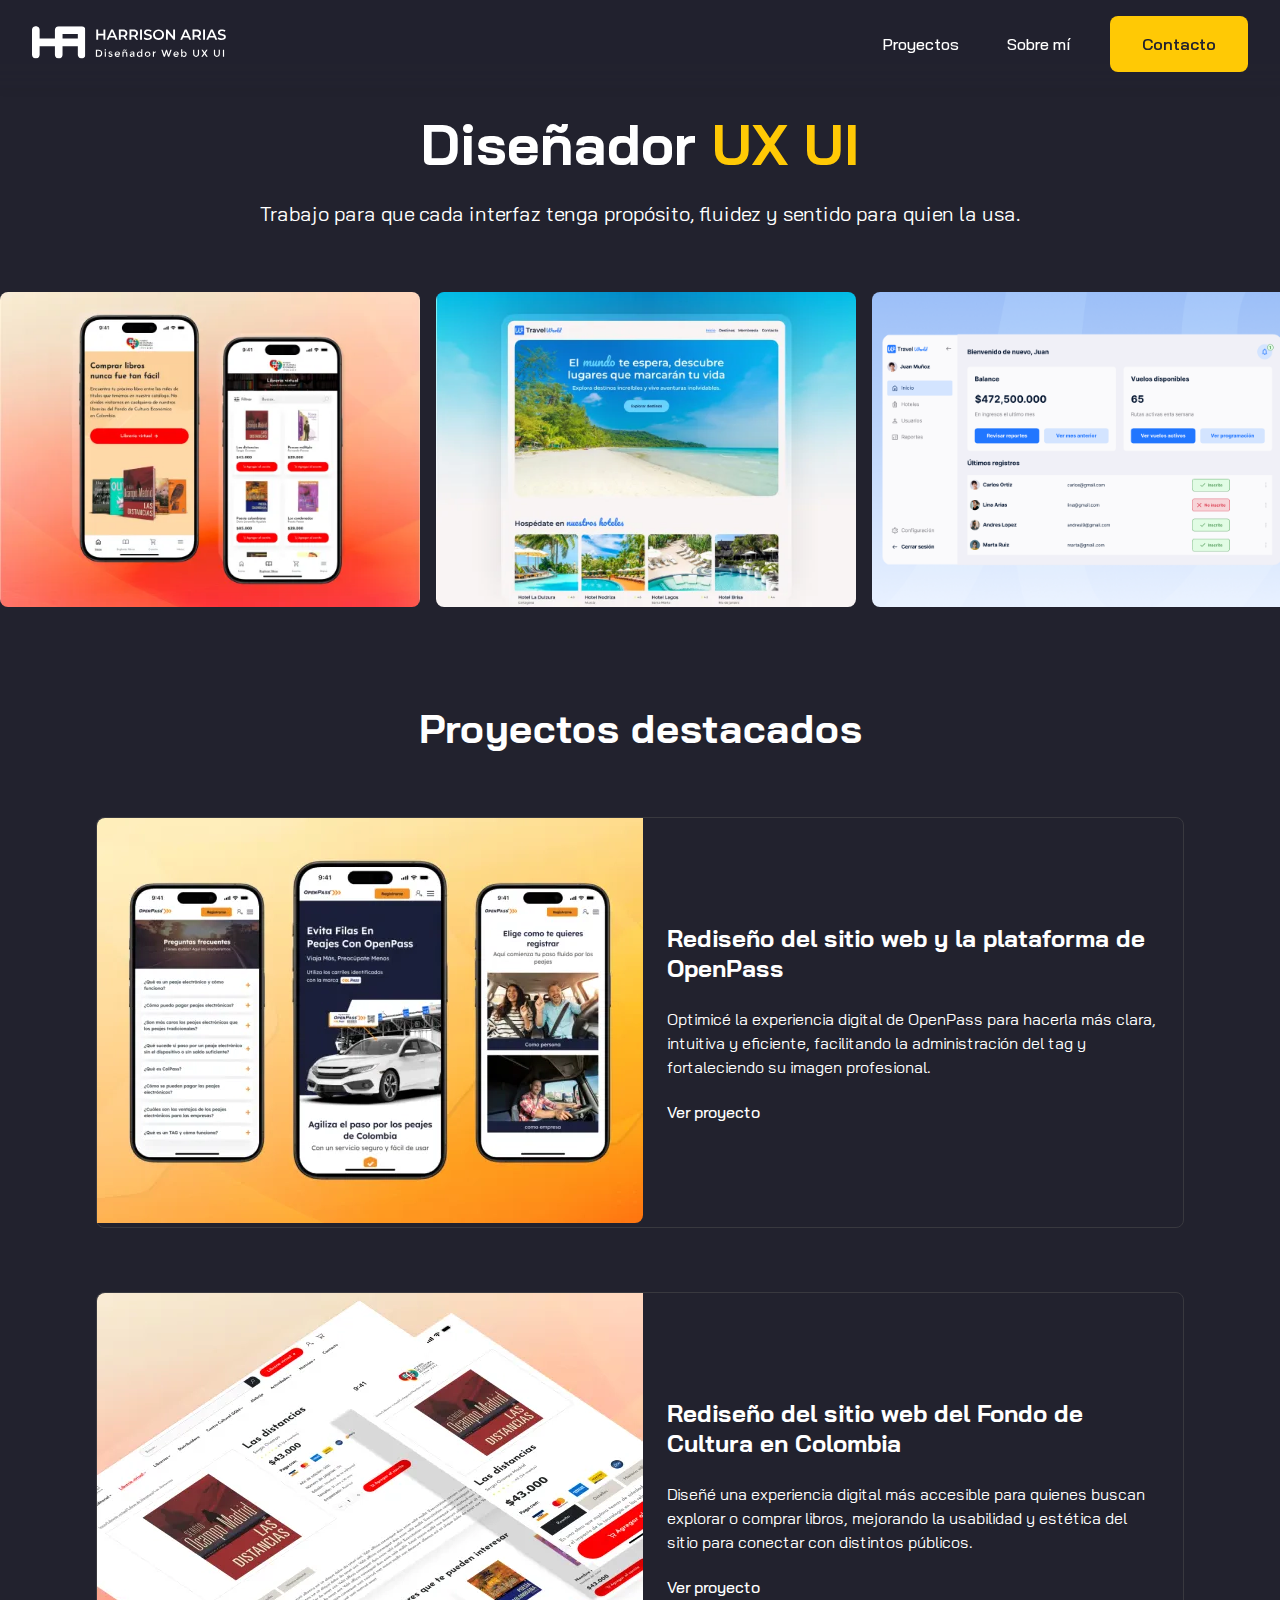
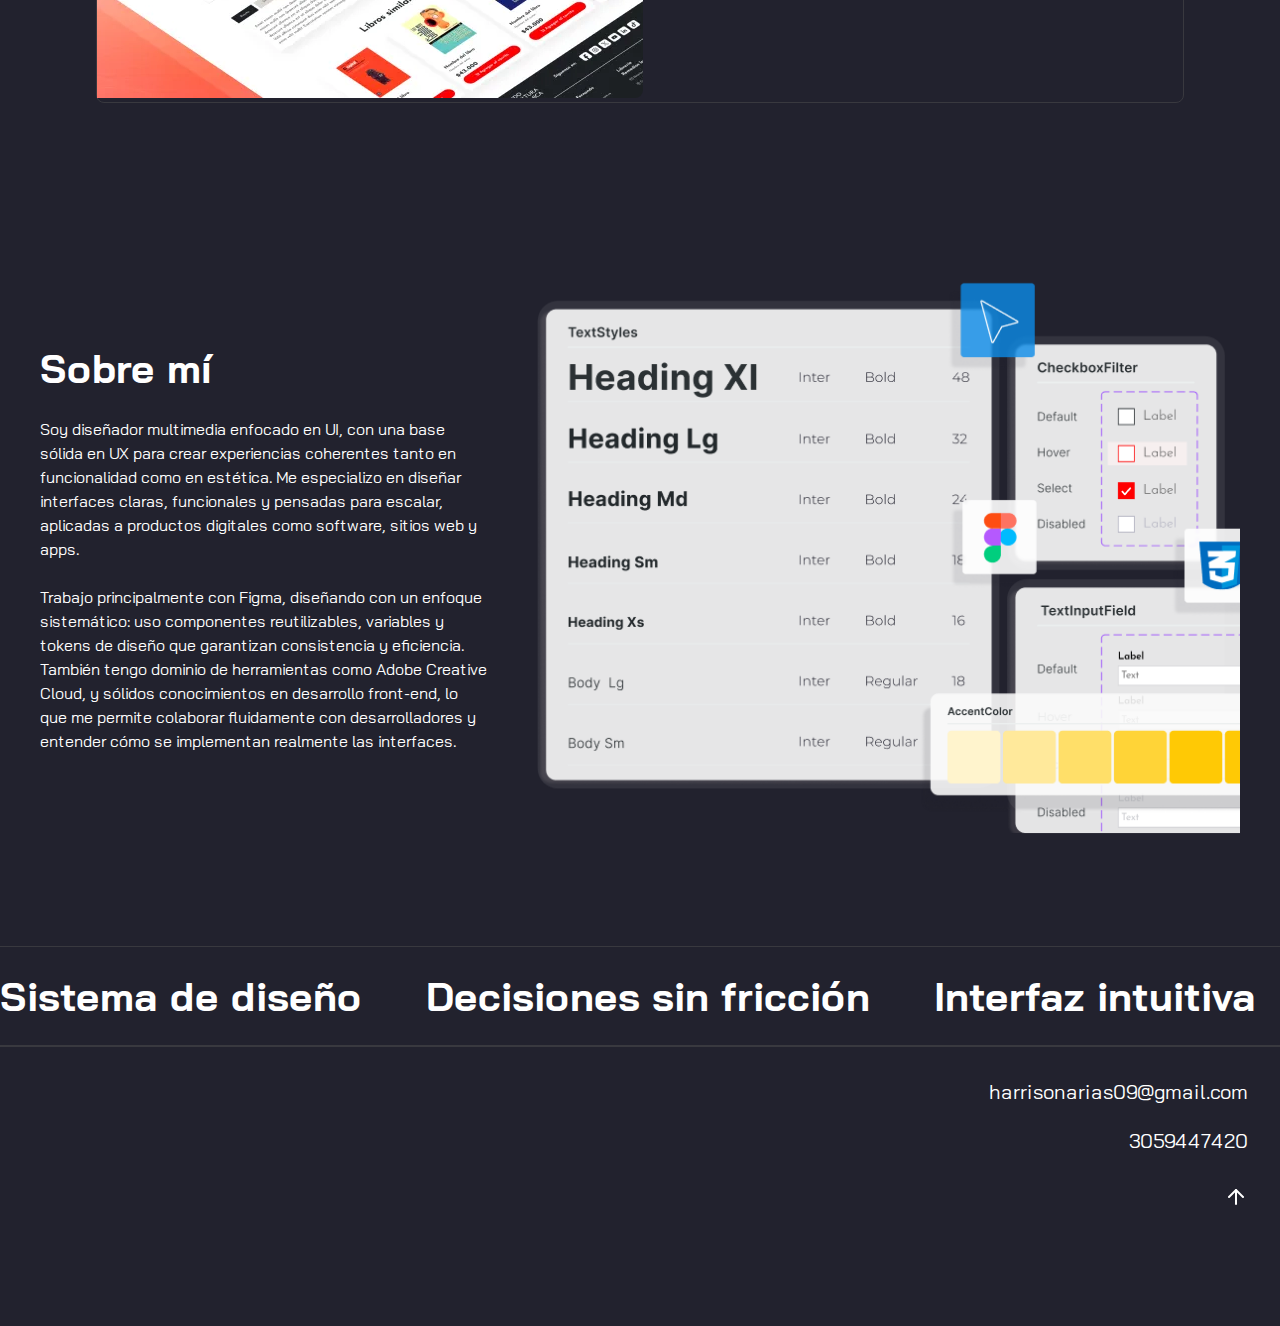
<file: index.html>
<!DOCTYPE html>
<html lang="es">

  <head>
    <meta charset="utf-8" />
    <meta name="keywords" content="diseñador ux ui, diseñador de interfaz" />
    <meta name="robots" content="index,follow" />
    <meta name="description" content="Diseñador UX UI Bogotá Colombia."/>
    <meta name="viewport" content="width=device-width, initial-scale=1.0">
    <title>Harrison Arias Diseñador UI</title>
    <link rel="stylesheet" type="text/css" href="estilos.css" />
    <link rel="icon" href="Assets/FAVICON.svg" type="image/svg+xml">
    <link rel="icon" href="Assets/FAVICON.png" type="image/png">

    <link href="https://fonts.googleapis.com/css2?family=Bai+Jamjuree:wght@400;500;600;700&display=swap" rel="stylesheet">
    <!-- Hotjar Tracking Code for Harrison Arias Diseñador UI -->
<script>
    (function(h,o,t,j,a,r){
        h.hj=h.hj||function(){(h.hj.q=h.hj.q||[]).push(arguments)};
        h._hjSettings={hjid:6524193,hjsv:6};
        a=o.getElementsByTagName('head')[0];
        r=o.createElement('script');r.async=1;
        r.src=t+h._hjSettings.hjid+j+h._hjSettings.hjsv;
        a.appendChild(r);
    })(window,document,'https://static.hotjar.com/c/hotjar-','.js?sv=');
</script>
  </head>

 <body>
<header class="main-header">
  <div class="container">
    <!-- Logo -->
    <div class="logo">
      <a href="index.html">
        <img src="./Assets/harrison-arias-diseñador-ui-logo.svg" alt="Logo Harrison Arias"/>
      </a>
    </div>

    <!-- Navegación -->
    <nav class="nav">
      <ul>
        <li><a href="proyectos.html">Proyectos</a></li>
        <li><a href="sobre-mi.html">Sobre mí</a></li>
      </ul>
      <a href="#footer" class="primary-button">Contacto</a>
    </nav>

    <!-- Botón hamburguesa -->
    <div class="hamburger" aria-label="Abrir menú" role="button" tabindex="0">
      <span></span>
      <span></span>
      <span></span>
    </div>
  </div>
</header>


<main>
    <section class="hero">
        <h1 class="h-2xl">Diseñador <span class="accent-text">UX UI</span></h1>
        <p class="body-l">Trabajo para que cada interfaz tenga propósito, fluidez y sentido para quien la usa.</p>
    </section>

<section class="carousel">
  <div class="carousel-inner">
    <!-- Primera vuelta -->
    <img src="Assets/ui-project-01.webp" alt="Proyecto 1" />
    <img src="Assets/ui-project-02.webp" alt="Proyecto 2" />
    <img src="Assets/ui-project-03.webp" alt="Proyecto 3" />
    <img src="Assets/ui-project-04.webp" alt="Proyecto 4" />
    <img src="Assets/ui-project-05.webp" alt="Proyecto 5" />
    <img src="Assets/ui-project-06.webp" alt="Proyecto 6" />

    <!-- Segunda vuelta (clon) -->
    <img src="Assets/ui-project-01.webp" alt="Proyecto 1" />
    <img src="Assets/ui-project-02.webp" alt="Proyecto 2" />
    <img src="Assets/ui-project-03.webp" alt="Proyecto 3" />
    <img src="Assets/ui-project-04.webp" alt="Proyecto 4" />
    <img src="Assets/ui-project-05.webp" alt="Proyecto 5" />
    <img src="Assets/ui-project-06.webp" alt="Proyecto 6" />

     <!-- tercera vuelta (clon) -->
    <img src="Assets/ui-project-01.webp" alt="Proyecto 1" />
    <img src="Assets/ui-project-02.webp" alt="Proyecto 2" />
    <img src="Assets/ui-project-03.webp" alt="Proyecto 3" />
    <img src="Assets/ui-project-04.webp" alt="Proyecto 4" />
    <img src="Assets/ui-project-05.webp" alt="Proyecto 5" />
    <img src="Assets/ui-project-06.webp" alt="Proyecto 6" />
  </div>
</section>

<section id="projects"class="projects">
<h2 class="xl">Proyectos destacados</h2>
<div class="projects-home">
    <div class="card-project-home">
        <img src="Assets/card-project-01.webp" alt="diseño de interfaz de usuario">
    </div>
    <div class="card-project-home-content">
        <h2>Rediseño del sitio web y la plataforma de OpenPass</h2>
        <p>Optimicé la experiencia digital de OpenPass para hacerla más clara, intuitiva y eficiente, facilitando la administración del tag y fortaleciendo su imagen profesional.</p>
        <a href="proyecto1.html" class="secondary-button">Ver proyecto</a>
    </div>
</div>

<div class="projects-home">
    <div class="card-project-home">
        <img src="Assets/card-project-02.webp" alt="diseño de interfaz de usuario">
    </div>
    <div class="card-project-home-content">
        <h2>Rediseño del sitio web del Fondo de Cultura en Colombia</h2>
        <p>Diseñé una experiencia digital más accesible para quienes buscan explorar o comprar libros, mejorando la usabilidad y estética del sitio para conectar con distintos públicos.</p>
        <a href="proyecto2.html" class="secondary-button">Ver proyecto</a>
    </div>
</div>
</section>

<section id="sobre-mi" class="sobre-mi">
  <div class="sobre-mi-container">
    <div class="sobre-mi-content">
      <h2>Sobre mí</h2>
      <p>
        Soy diseñador multimedia enfocado en UI, con una base sólida en UX para
        crear experiencias coherentes tanto en funcionalidad como en estética. 
        Me especializo en diseñar interfaces claras, funcionales y pensadas 
        para escalar, aplicadas a productos digitales como software, sitios web 
        y apps.<br><br>
        Trabajo principalmente con Figma, diseñando con un enfoque sistemático: 
        uso componentes reutilizables, variables y tokens de diseño que 
        garantizan consistencia y eficiencia. También tengo dominio de 
        herramientas como Adobe Creative Cloud, y sólidos conocimientos en 
        desarrollo front-end, lo que me permite colaborar fluidamente con 
        desarrolladores y entender cómo se implementan realmente las interfaces.
      </p>
    </div>
    <img src="Assets/ui-elements.png" alt="elementos de interfaz de usuario">
  </div>
</section>


<section class="carrousel-text">
  <div class="carrousel-track">
    <h2>Sistema de diseño</h2>
    <h2>Decisiones sin fricción</h2>
    <h2>Interfaz intuitiva</h2>
    <h2>Iteración continua</h2>

    <!-- Duplicamos para que el carrusel sea infinito -->
    <h2>Sistema de diseño</h2>
    <h2>Decisiones sin fricción</h2>
    <h2>Interfaz intuitiva</h2>
    <h2>Iteración continua</h2>
  </div>
</section>

</main>

<footer id="contacto" class="footer">
  <div class="footer-content">
    <a href="mailto:harrisonarias09@gmail.com" class="footer-link">harrisonarias09@gmail.com</a>
    <a href="https://wa.me/573059447420" target="_blank" class="footer-link">3059447420</a>
  </div>

<div class="footer-arrow">
  <a href="#top" aria-label="Volver arriba">
    <svg xmlns="http://www.w3.org/2000/svg" width="24" height="24" 
         viewBox="0 0 24 24" fill="none" stroke="currentColor" 
         stroke-width="2" stroke-linecap="round" stroke-linejoin="round">
      <line x1="12" y1="19" x2="12" y2="5"></line>
      <polyline points="5 12 12 5 19 12"></polyline>
    </svg>
  </a>
</div>
</footer>

<script src="main.js"></script>
</body>
</html>
</file>
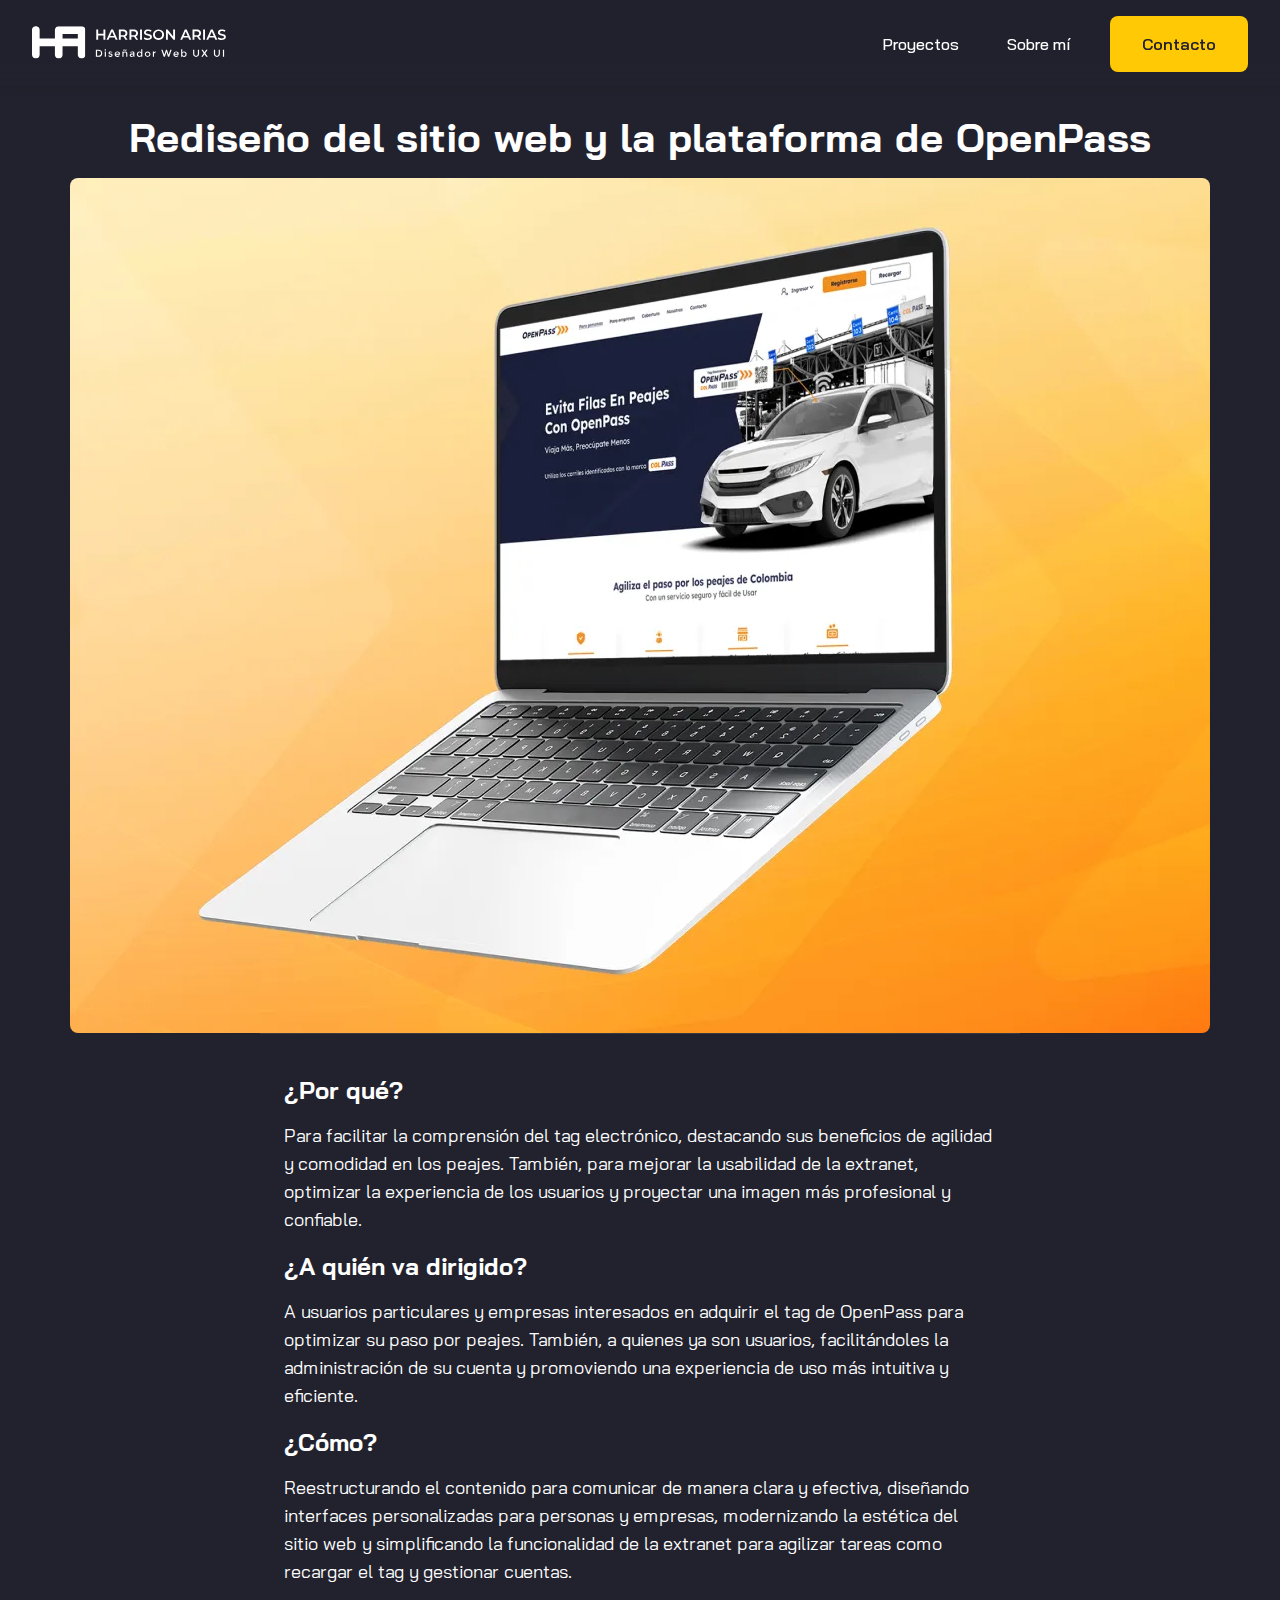
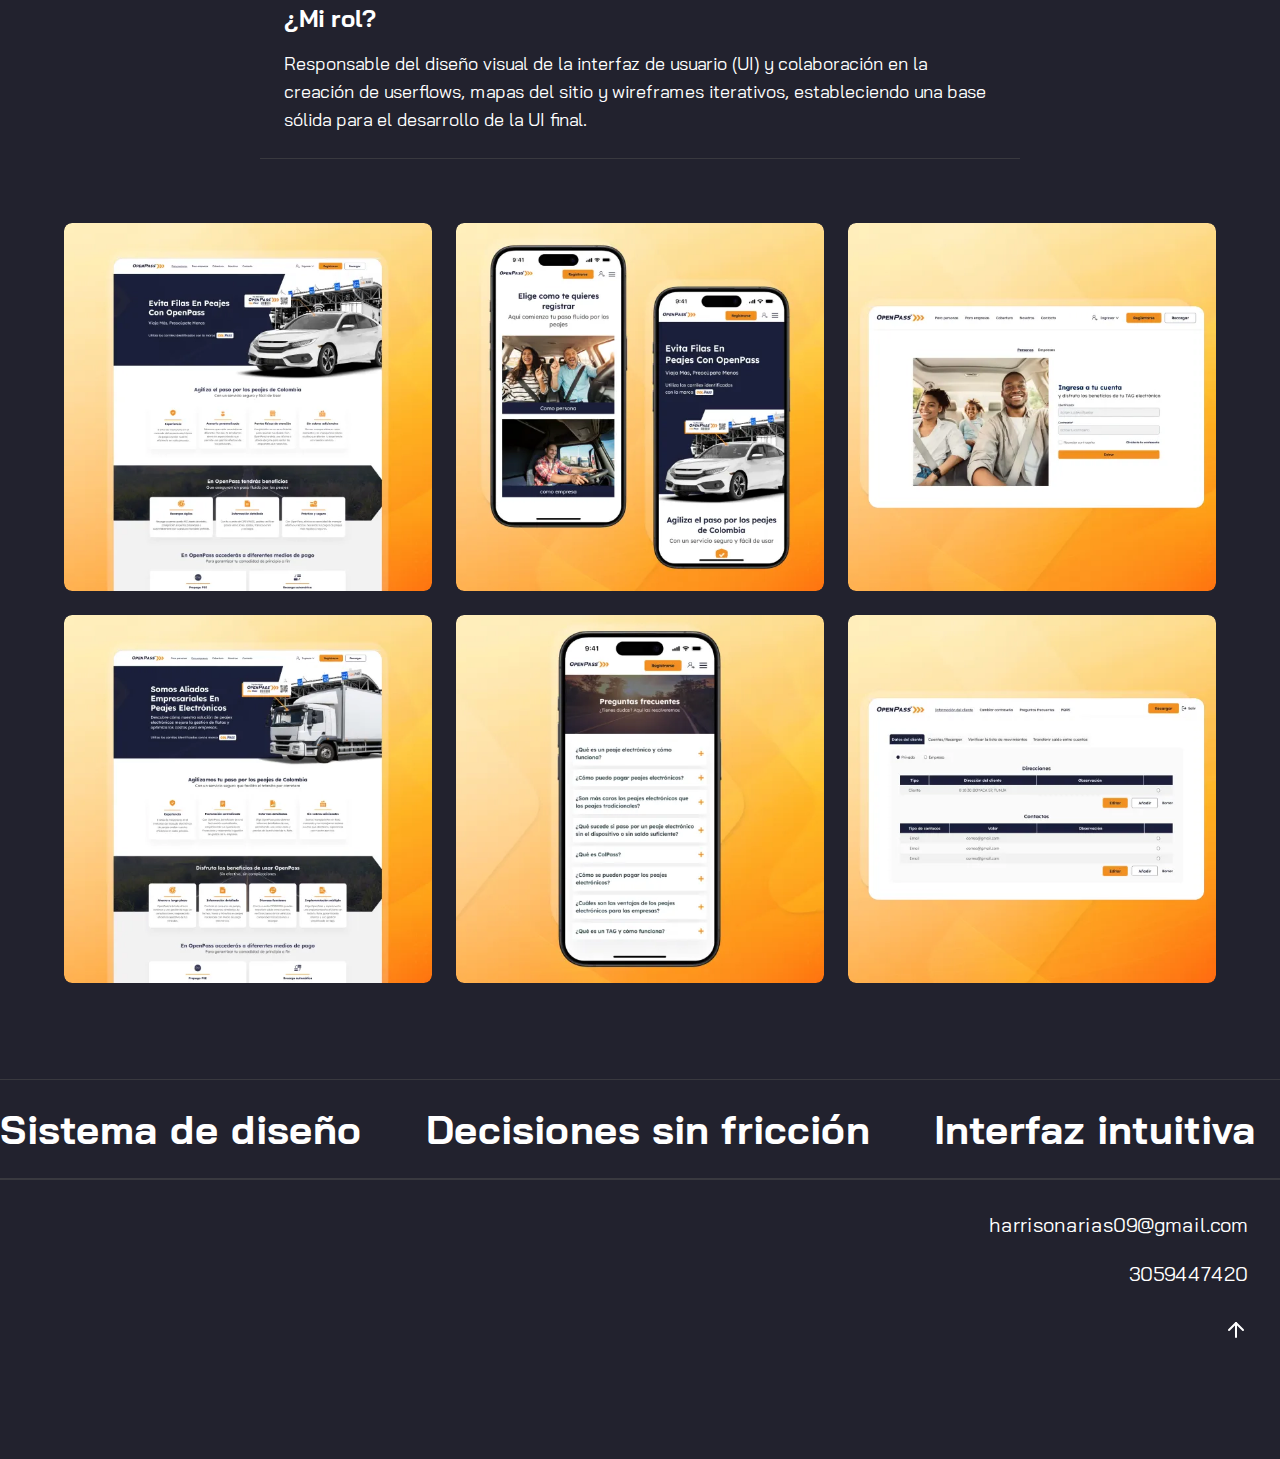
<file: proyecto1.html>
<!DOCTYPE html>
<html lang="es">
  <head>
    <meta charset="utf-8" />
    <meta name="keywords" content="diseñador ux ui, diseñador de interfaz" />
    <meta name="robots" content="index,follow" />
    <meta name="description"content="Diseñador UX UI Bogotá Colombia."/>
    <meta name="viewport" content="width=device-width, initial-scale=1.0">
    <title>Harrison Arias Diseñador UI</title>
    <link rel="stylesheet" type="text/css" href="estilos.css" />
    <link rel="icon" href="Assets/FAVICON.svg" type="image/svg+xml">
    <link rel="icon" href="Assets/FAVICON.png" type="image/png">
    <link href="https://fonts.googleapis.com/css2?family=Bai+Jamjuree:wght@400;500;600;700&display=swap" rel="stylesheet">
    <!-- Hotjar Tracking Code for Harrison Arias Diseñador UI -->
<script>
    (function(h,o,t,j,a,r){
        h.hj=h.hj||function(){(h.hj.q=h.hj.q||[]).push(arguments)};
        h._hjSettings={hjid:6524193,hjsv:6};
        a=o.getElementsByTagName('head')[0];
        r=o.createElement('script');r.async=1;
        r.src=t+h._hjSettings.hjid+j+h._hjSettings.hjsv;
        a.appendChild(r);
    })(window,document,'https://static.hotjar.com/c/hotjar-','.js?sv=');
</script>
  </head>

 <body>
<header class="main-header">
  <div class="container">
    <!-- Logo -->
    <div class="logo">
      <a href="index.html">
        <img src="./Assets/harrison-arias-diseñador-ui-logo.svg" alt="Logo Harrison Arias"/>
      </a>
    </div>

    <!-- Navegación -->
    <nav class="nav">
      <ul>
        <li><a href="proyectos.html">Proyectos</a></li>
        <li><a href="sobre-mi.html">Sobre mí</a></li>
      </ul>
      <a href="#footer" class="primary-button">Contacto</a>
    </nav>

    <!-- Botón hamburguesa -->
    <div class="hamburger" aria-label="Abrir menú" role="button" tabindex="0">
      <span></span>
      <span></span>
      <span></span>
    </div>
  </div>
</header>



<main>

  <section class="hero-project">
    <h1>Rediseño del sitio web y la plataforma de OpenPass</h1>
    <img src="Assets/openpass-cover.webp">
  </section>


  <section class="process-project">
<h2>¿Por qué?</h2>
<p>Para facilitar la comprensión del tag electrónico, destacando sus beneficios de agilidad y comodidad en los peajes. También, para mejorar la usabilidad de la extranet, optimizar la experiencia de los usuarios y proyectar una imagen más profesional y confiable.</p>
<h2>¿A quién va dirigido?</h2>
<p>A usuarios particulares y empresas interesados en adquirir el tag de OpenPass para optimizar su paso por peajes. También, a quienes ya son usuarios, facilitándoles la administración de su cuenta y promoviendo una experiencia de uso más intuitiva y eficiente.</p>
<h2>¿Cómo?</h2>
<p>Reestructurando el contenido para comunicar de manera clara y efectiva, diseñando interfaces personalizadas para personas y empresas, modernizando la estética del sitio web y simplificando la funcionalidad de la extranet para agilizar tareas como recargar el tag y gestionar cuentas.</p>
<h2>¿Mi rol?</h2>
<p>Responsable del diseño visual de la interfaz de usuario (UI) y colaboración en la creación de userflows, mapas del sitio y wireframes iterativos, estableciendo una base sólida para el desarrollo de la UI final.</p>
</section>

<section class="galeria">
  <div class="galeria-item">
    <img src="Assets/openpass-01.webp" alt="diseño de interfaz de usuario">
  </div>
  <div class="galeria-item">
    <img src="Assets/openpass-02.webp" alt="diseño de interfaz de usuario">
  </div>
  <div class="galeria-item">
    <img src="Assets/openpass-03.webp" alt="diseño de interfaz de usuario">
  </div>
  <div class="galeria-item">
    <img src="Assets/openpass-04.webp" alt="diseño de interfaz de usuario">
  </div>
  <div class="galeria-item">
    <img src="Assets/openpass-05.webp" alt="diseño de interfaz de usuario">
  </div>
  <div class="galeria-item">
    <img src="Assets/openpass-06.webp" alt="diseño de interfaz de usuario">
  </div>
</section>


  <section class="carrousel-text">
  <div class="carrousel-track">
    <h2>Sistema de diseño</h2>
    <h2>Decisiones sin fricción</h2>
    <h2>Interfaz intuitiva</h2>
    <h2>Iteración continua</h2>

    <!-- Duplicamos para que el carrusel sea infinito -->
    <h2>Sistema de diseño</h2>
    <h2>Decisiones sin fricción</h2>
    <h2>Interfaz intuitiva</h2>
    <h2>Iteración continua</h2>
  </div>
</section>

</main>

<footer id="footer" class="footer">
  <div class="footer-content">
    <a href="mailto:harrisonarias09@gmail.com" class="footer-link">harrisonarias09@gmail.com</a>
    <a href="https://wa.me/573059447420" target="_blank" class="footer-link">3059447420</a>
  </div>

<div class="footer-arrow">
  <a href="#top" aria-label="Volver arriba">
    <svg xmlns="http://www.w3.org/2000/svg" width="24" height="24" 
         viewBox="0 0 24 24" fill="none" stroke="currentColor" 
         stroke-width="2" stroke-linecap="round" stroke-linejoin="round">
      <line x1="12" y1="19" x2="12" y2="5"></line>
      <polyline points="5 12 12 5 19 12"></polyline>
    </svg>
  </a>
</div>
</footer>

<script src="main.js"></script>

</body>
</file>
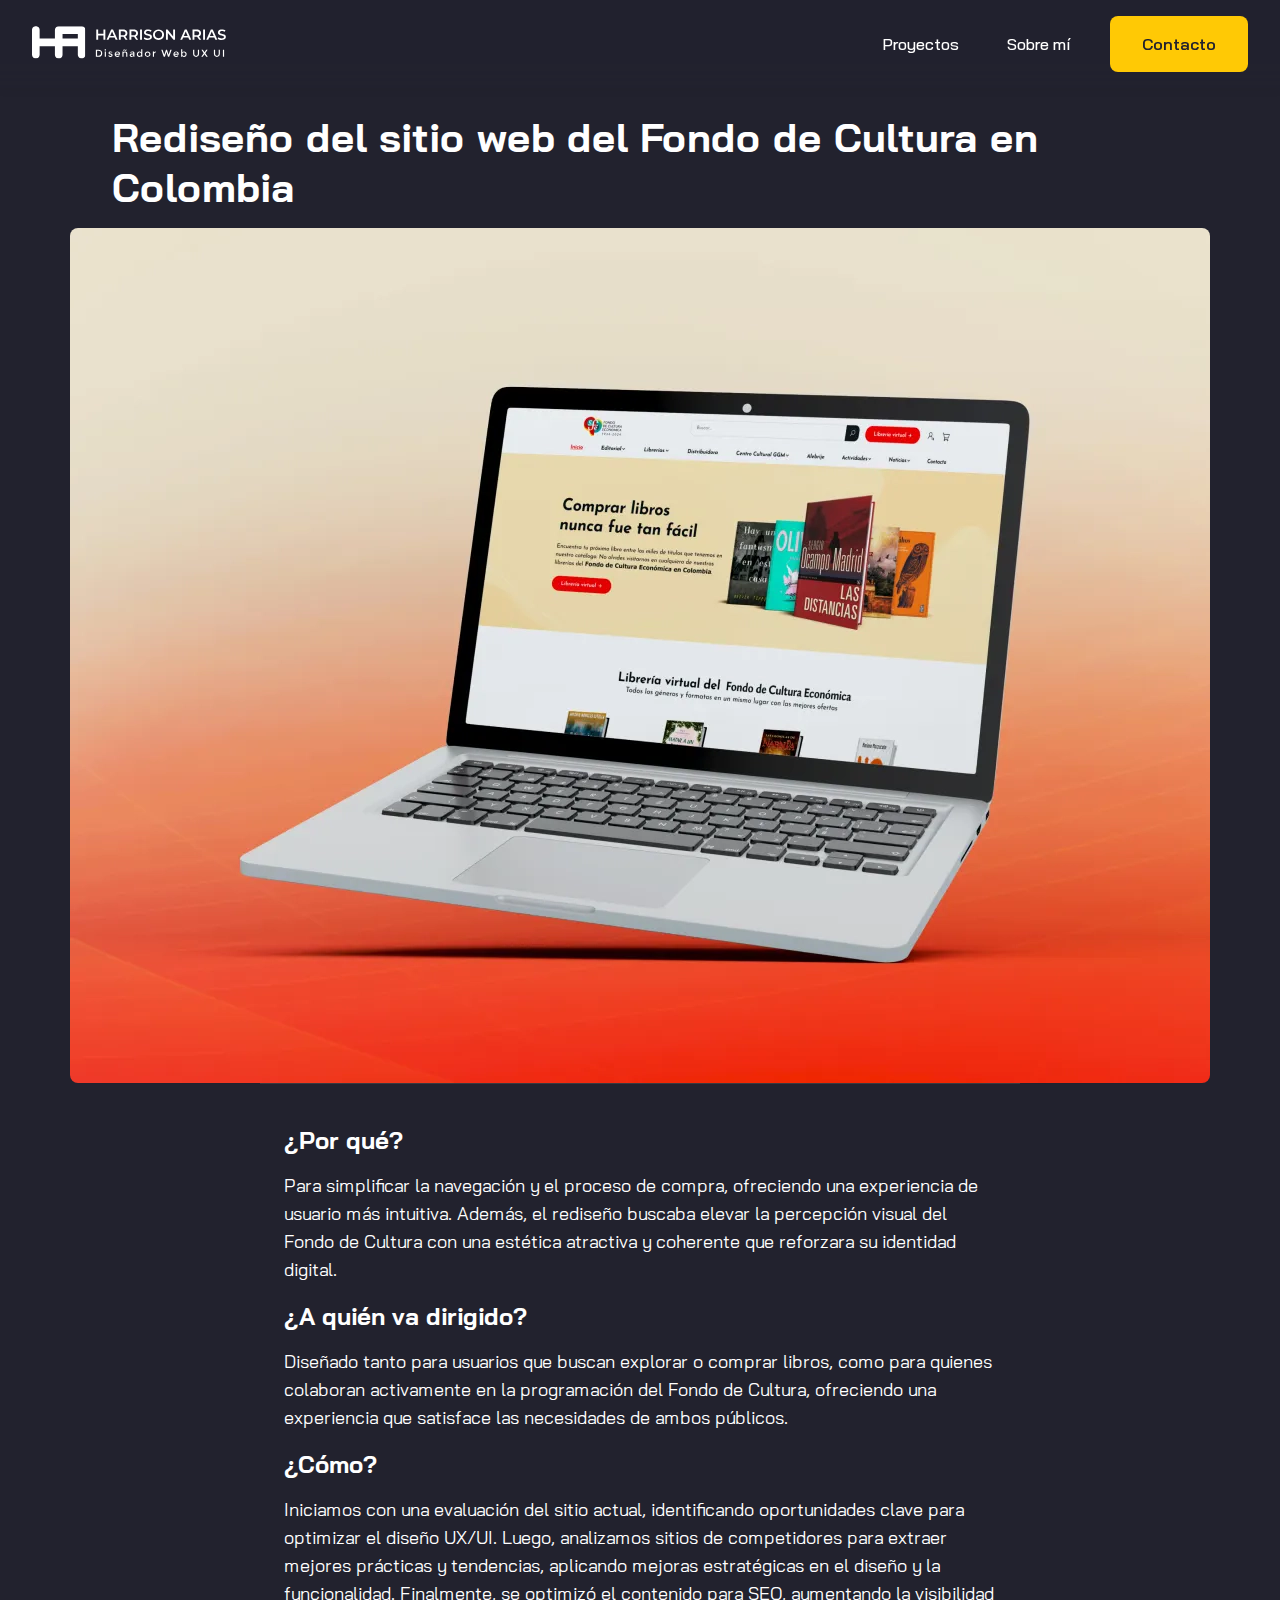
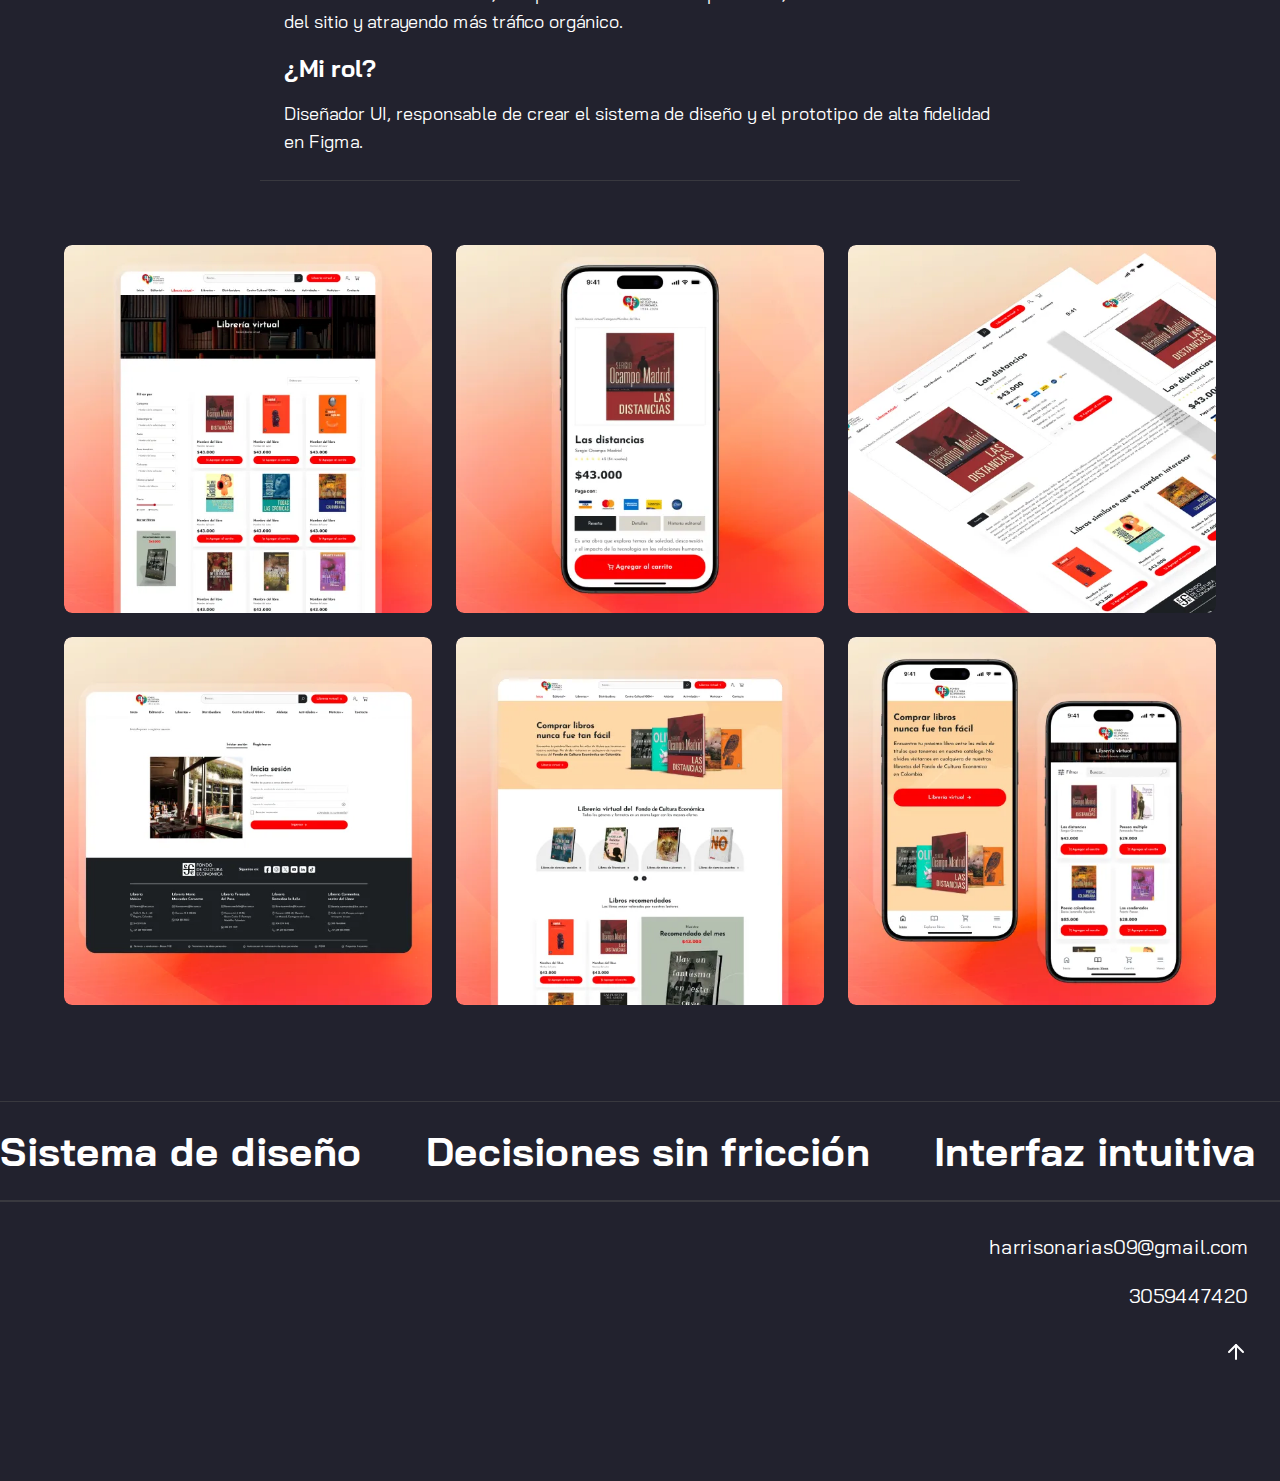
<file: proyecto2.html>
<!DOCTYPE html>
<html lang="es">
  <head>
    <meta charset="utf-8" />
    <meta name="keywords" content="diseñador ux ui, diseñador de interfaz" />
    <meta name="robots" content="index,follow" />
    <meta name="description" content="Diseñador UX UI Bogotá Colombia."/>
    <meta name="viewport" content="width=device-width, initial-scale=1.0">
    <title>Harrison Arias Diseñador UI</title>
    <link rel="stylesheet" type="text/css" href="estilos.css" />
    <link rel="icon" href="Assets/FAVICON.svg" type="image/svg+xml">
    <link rel="icon" href="Assets/FAVICON.png" type="image/png">
    <link href="https://fonts.googleapis.com/css2?family=Bai+Jamjuree:wght@400;500;600;700&display=swap" rel="stylesheet">
    <!-- Hotjar Tracking Code for Harrison Arias Diseñador UI -->
<script>
    (function(h,o,t,j,a,r){
        h.hj=h.hj||function(){(h.hj.q=h.hj.q||[]).push(arguments)};
        h._hjSettings={hjid:6524193,hjsv:6};
        a=o.getElementsByTagName('head')[0];
        r=o.createElement('script');r.async=1;
        r.src=t+h._hjSettings.hjid+j+h._hjSettings.hjsv;
        a.appendChild(r);
    })(window,document,'https://static.hotjar.com/c/hotjar-','.js?sv=');
</script>
  </head>

 <body>
<header class="main-header">
  <div class="container">
    <!-- Logo -->
    <div class="logo">
      <a href="index.html">
        <img src="./Assets/harrison-arias-diseñador-ui-logo.svg" alt="Logo Harrison Arias"/>
      </a>
    </div>

    <!-- Navegación -->
    <nav class="nav">
      <ul>
        <li><a href="proyectos.html">Proyectos</a></li>
        <li><a href="sobre-mi.html">Sobre mí</a></li>
      </ul>
      <a href="#footer" class="primary-button">Contacto</a>
    </nav>

    <!-- Botón hamburguesa -->
    <div class="hamburger" aria-label="Abrir menú" role="button" tabindex="0">
      <span></span>
      <span></span>
      <span></span>
    </div>
  </div>
</header>

<main>

  <section class="hero-project">
    <h1>Rediseño del sitio web del Fondo de Cultura en Colombia</h1>
    <img src="Assets/fce-cover.webp">
  </section>

   <section class="process-project">
<h2>¿Por qué?</h2>
<p>Para simplificar la navegación y el proceso de compra, ofreciendo una experiencia de usuario más intuitiva. Además, el rediseño buscaba elevar la percepción visual del Fondo de Cultura con una estética atractiva y coherente que reforzara su identidad digital.</p>
<h2>¿A quién va dirigido?</h2>
<p>Diseñado tanto para usuarios que buscan explorar o comprar libros, como para quienes colaboran activamente en la programación del Fondo de Cultura, ofreciendo una experiencia que satisface las necesidades de ambos públicos.</p>
<h2>¿Cómo?</h2>
<p>Iniciamos con una evaluación del sitio actual, identificando oportunidades clave para optimizar el diseño UX/UI. Luego, analizamos sitios de competidores para extraer mejores prácticas y tendencias, aplicando mejoras estratégicas en el diseño y la funcionalidad. Finalmente, se optimizó el contenido
para SEO, aumentando la visibilidad del sitio y atrayendo más tráfico orgánico.</p>
<h2>¿Mi rol?</h2>
<p>Diseñador UI, responsable de crear el  sistema de diseño y el prototipo de alta fidelidad en Figma.</p>
</section>

<section class="galeria">
  <div class="galeria-item">
    <img src="Assets/fce-01.webp" alt="diseño de interfaz de usuario">
  </div>
  <div class="galeria-item">
    <img src="Assets/fce-02.webp" alt="diseño de interfaz de usuario">
  </div>
  <div class="galeria-item">
    <img src="Assets/fce-03.webp" alt="diseño de interfaz de usuario">
  </div>
  <div class="galeria-item">
    <img src="Assets/fce-04.webp" alt="diseño de interfaz de usuario">
  </div>
  <div class="galeria-item">
    <img src="Assets/fce-05.webp" alt="diseño de interfaz de usuario">
  </div>
  <div class="galeria-item">
    <img src="Assets/fce-06.webp" alt="diseño de interfaz de usuario">
  </div>
</section>


  <section class="carrousel-text">
  <div class="carrousel-track">
    <h2>Sistema de diseño</h2>
    <h2>Decisiones sin fricción</h2>
    <h2>Interfaz intuitiva</h2>
    <h2>Iteración continua</h2>

    <!-- Duplicamos para que el carrusel sea infinito -->
    <h2>Sistema de diseño</h2>
    <h2>Decisiones sin fricción</h2>
    <h2>Interfaz intuitiva</h2>
    <h2>Iteración continua</h2>
  </div>
</section>
</main>

<footer id="footer" class="footer">
  <div class="footer-content">
    <a href="mailto:harrisonarias09@gmail.com" class="footer-link">harrisonarias09@gmail.com</a>
    <a href="https://wa.me/573059447420" target="_blank" class="footer-link">3059447420</a>
  </div>

<div class="footer-arrow">
  <a href="#top" aria-label="Volver arriba">
    <svg xmlns="http://www.w3.org/2000/svg" width="24" height="24" 
         viewBox="0 0 24 24" fill="none" stroke="currentColor" 
         stroke-width="2" stroke-linecap="round" stroke-linejoin="round">
      <line x1="12" y1="19" x2="12" y2="5"></line>
      <polyline points="5 12 12 5 19 12"></polyline>
    </svg>
  </a>
</div>
</footer>

<script src="main.js"></script>
</body>
</file>
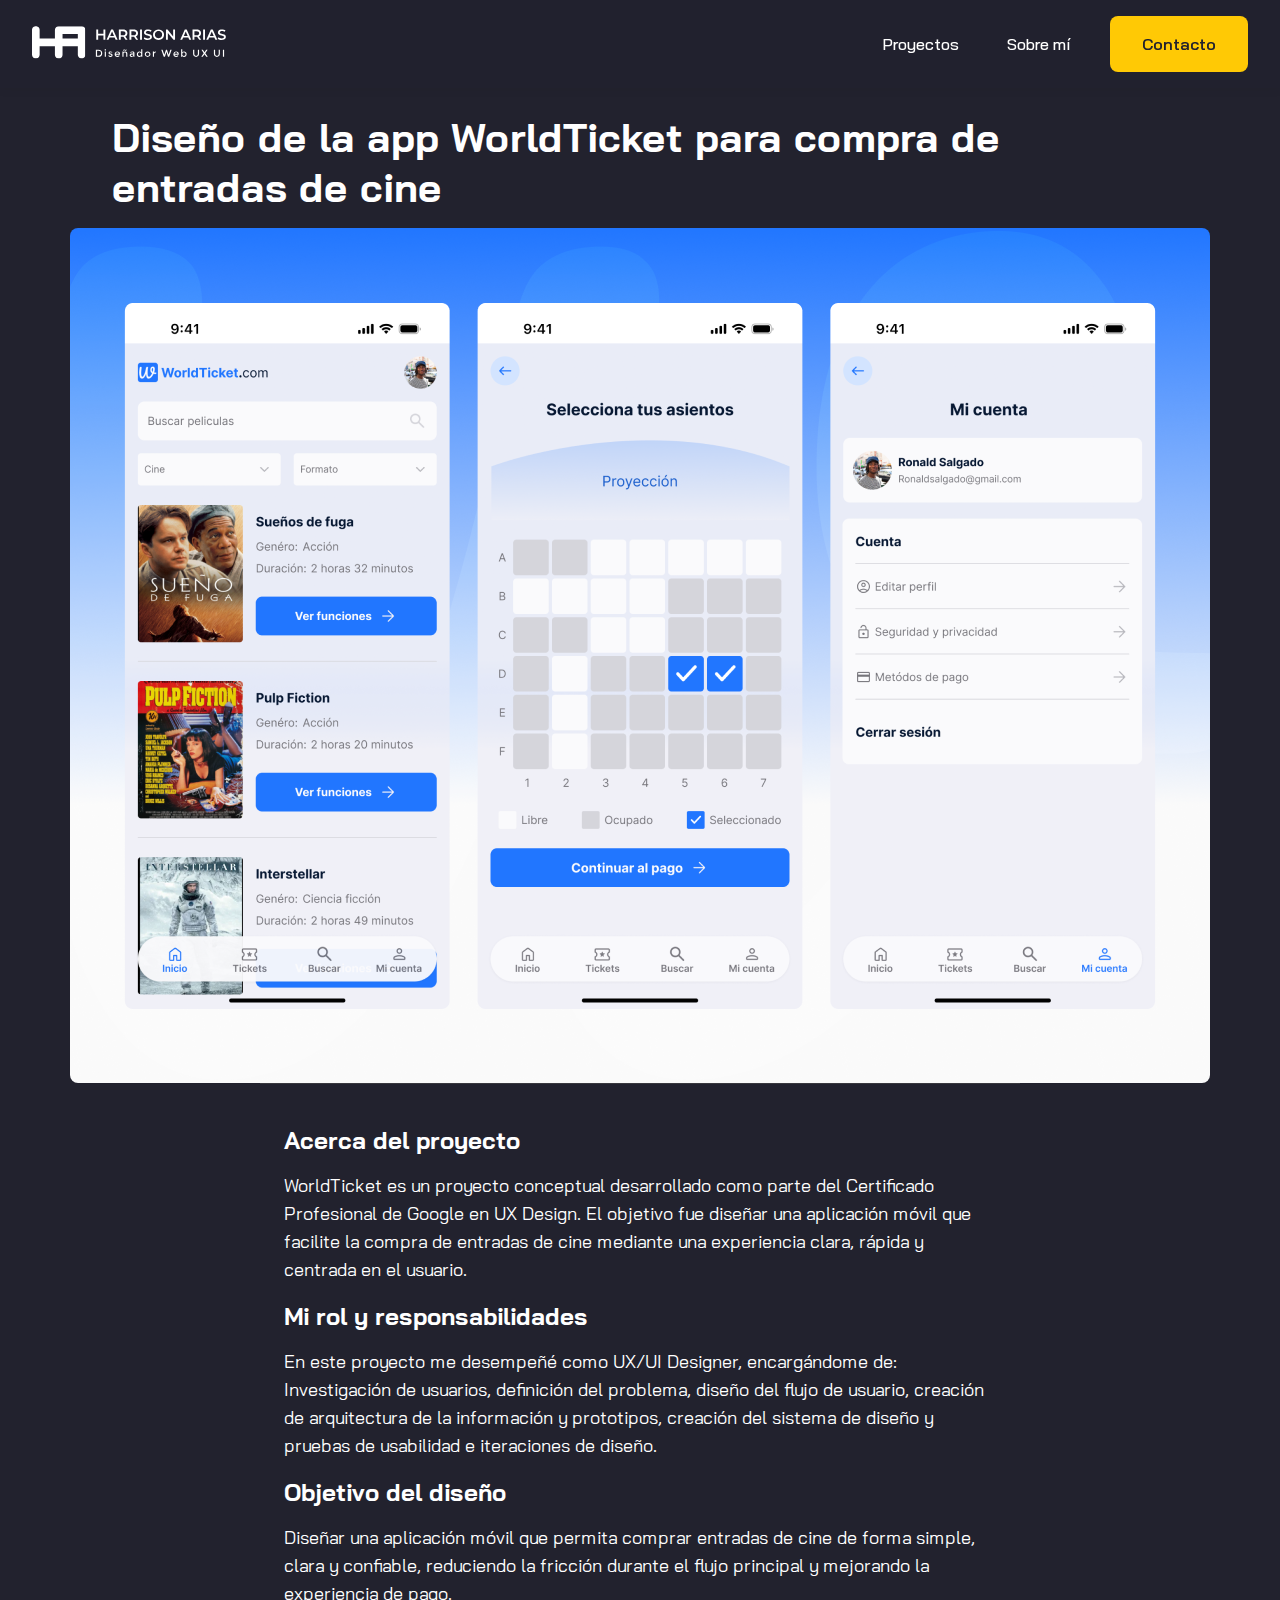
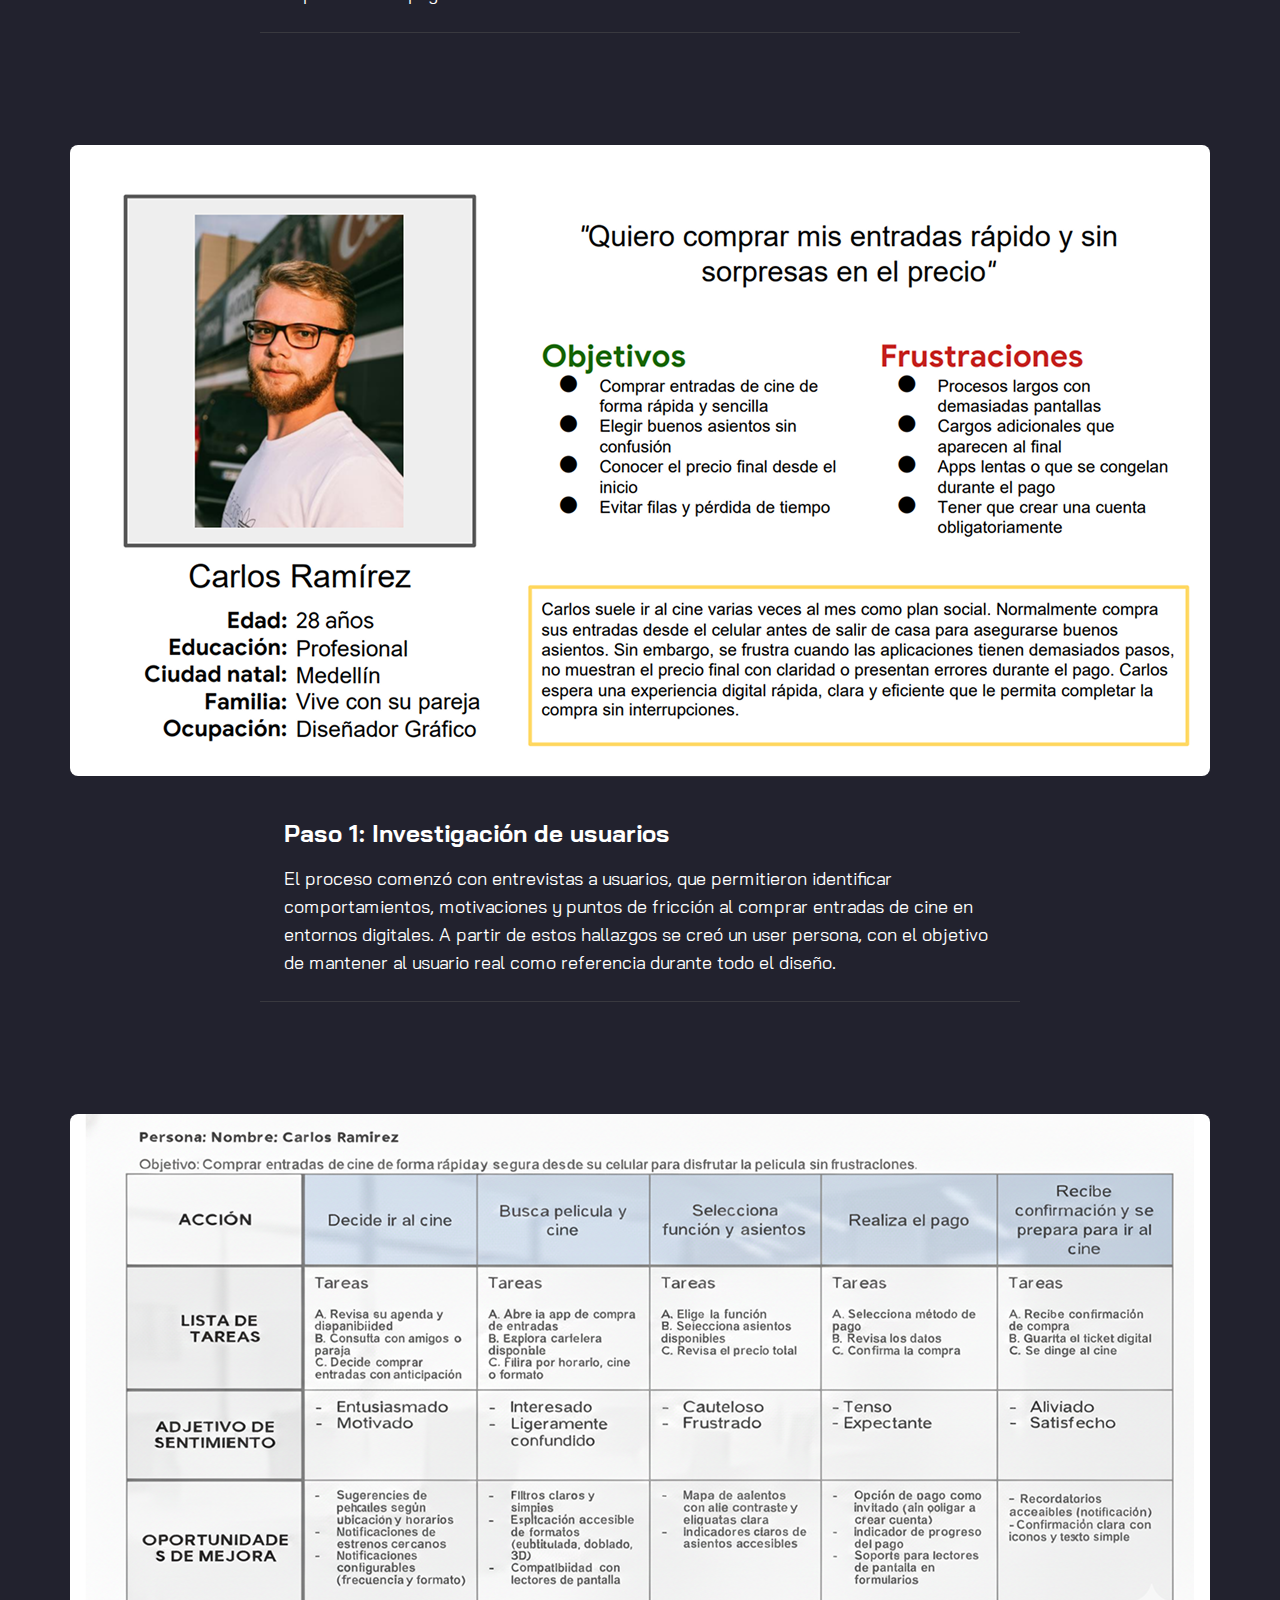
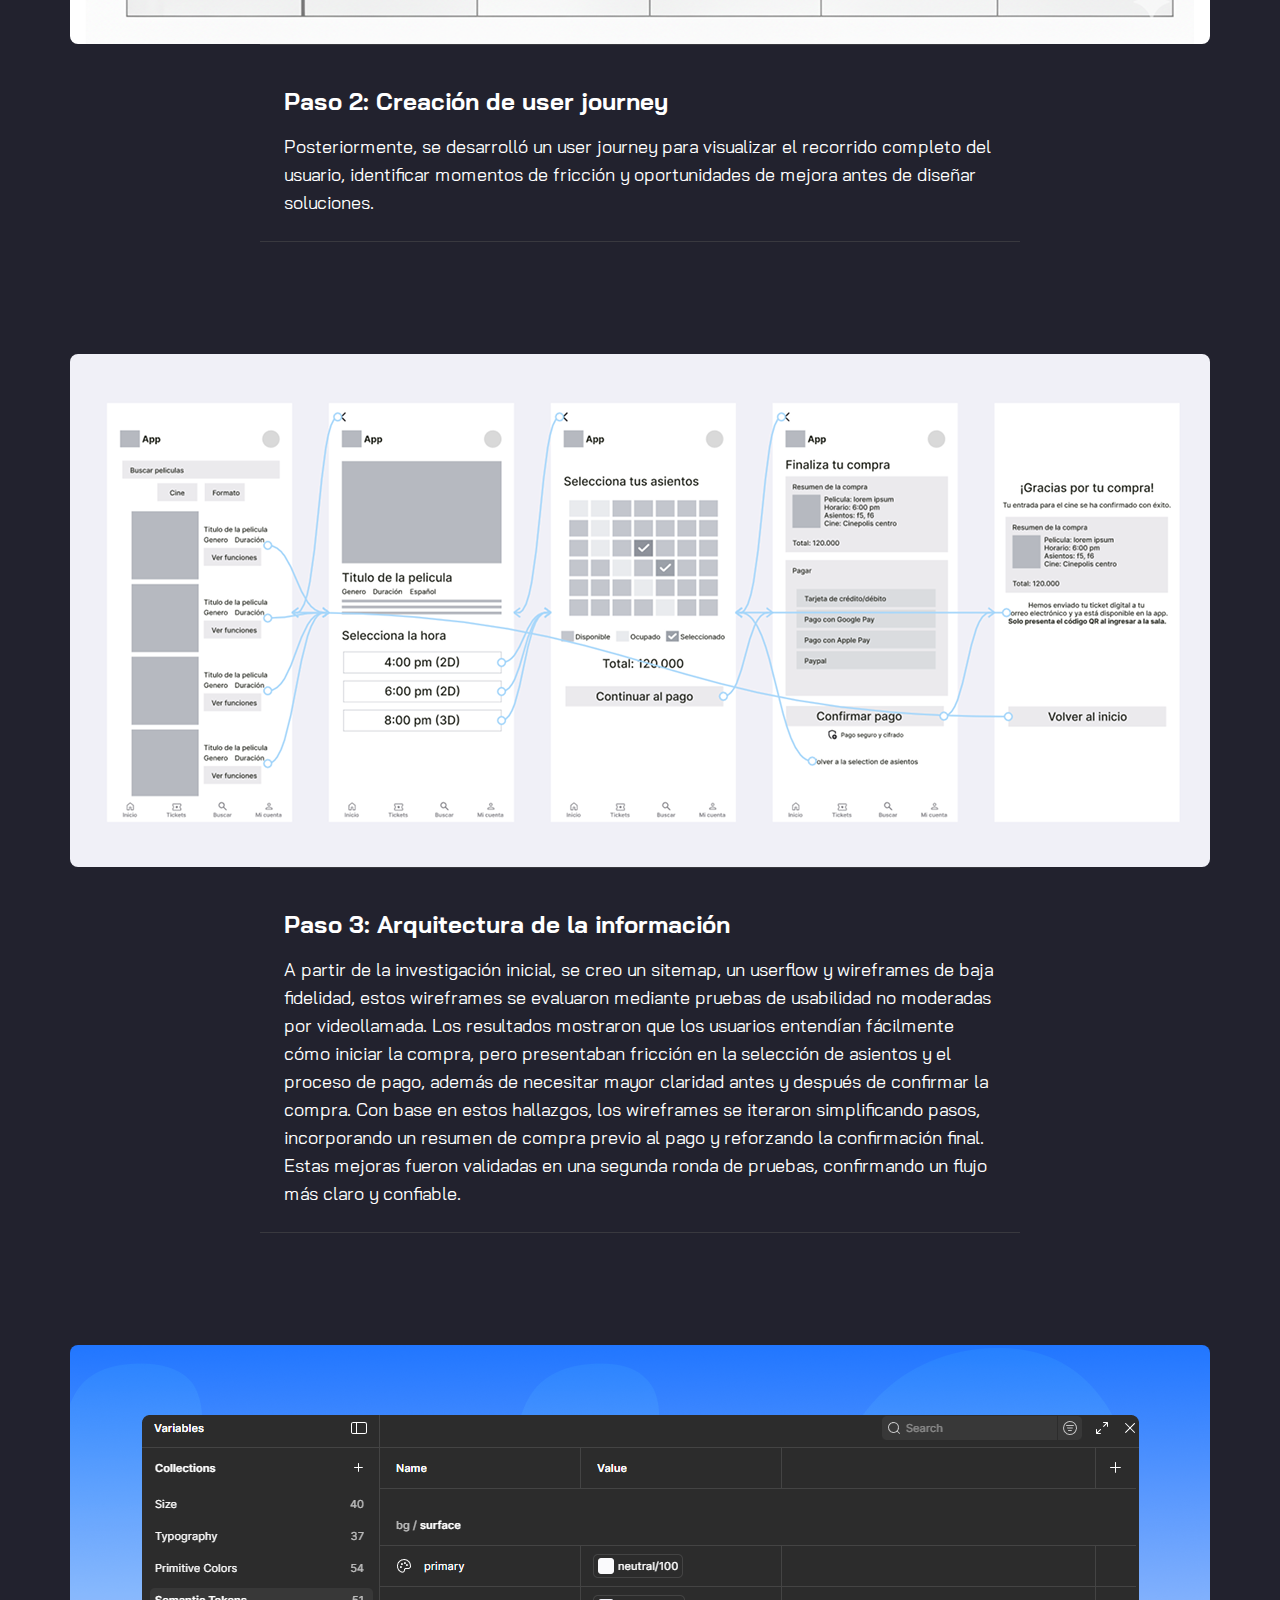
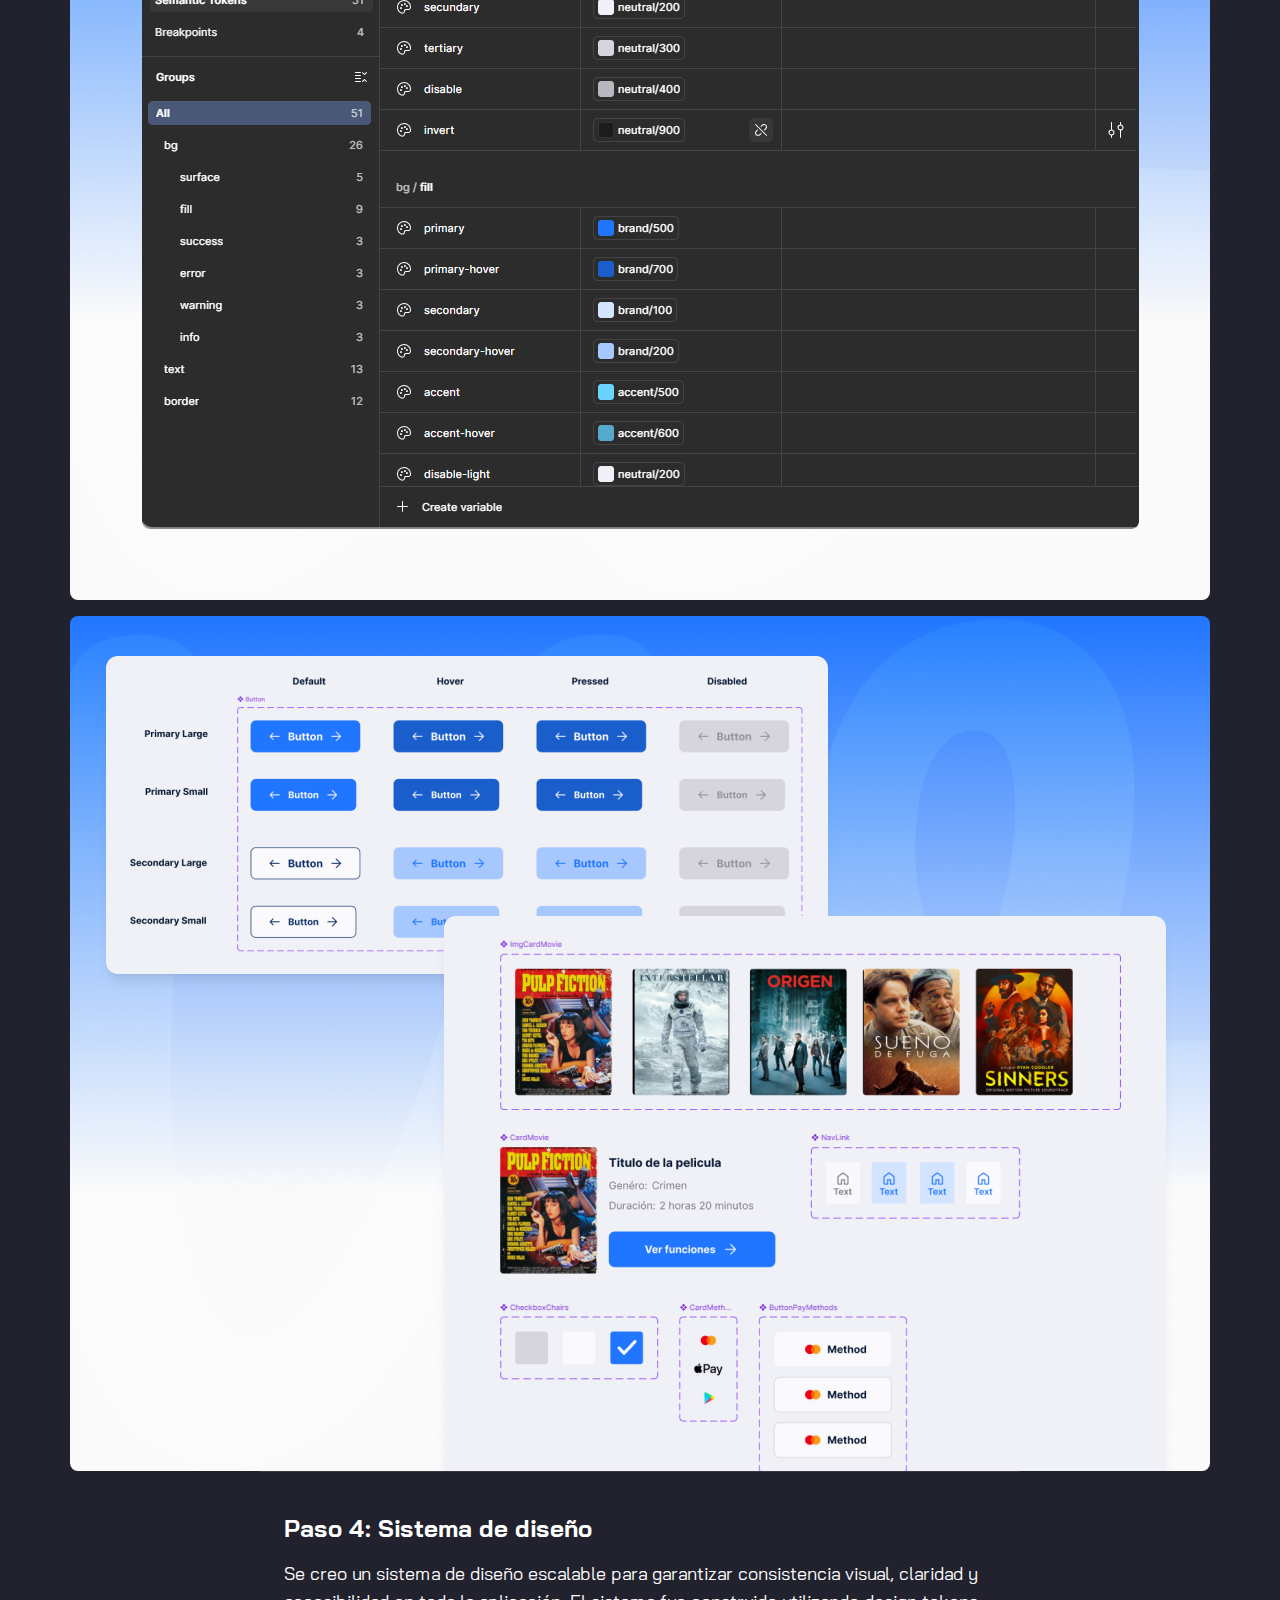
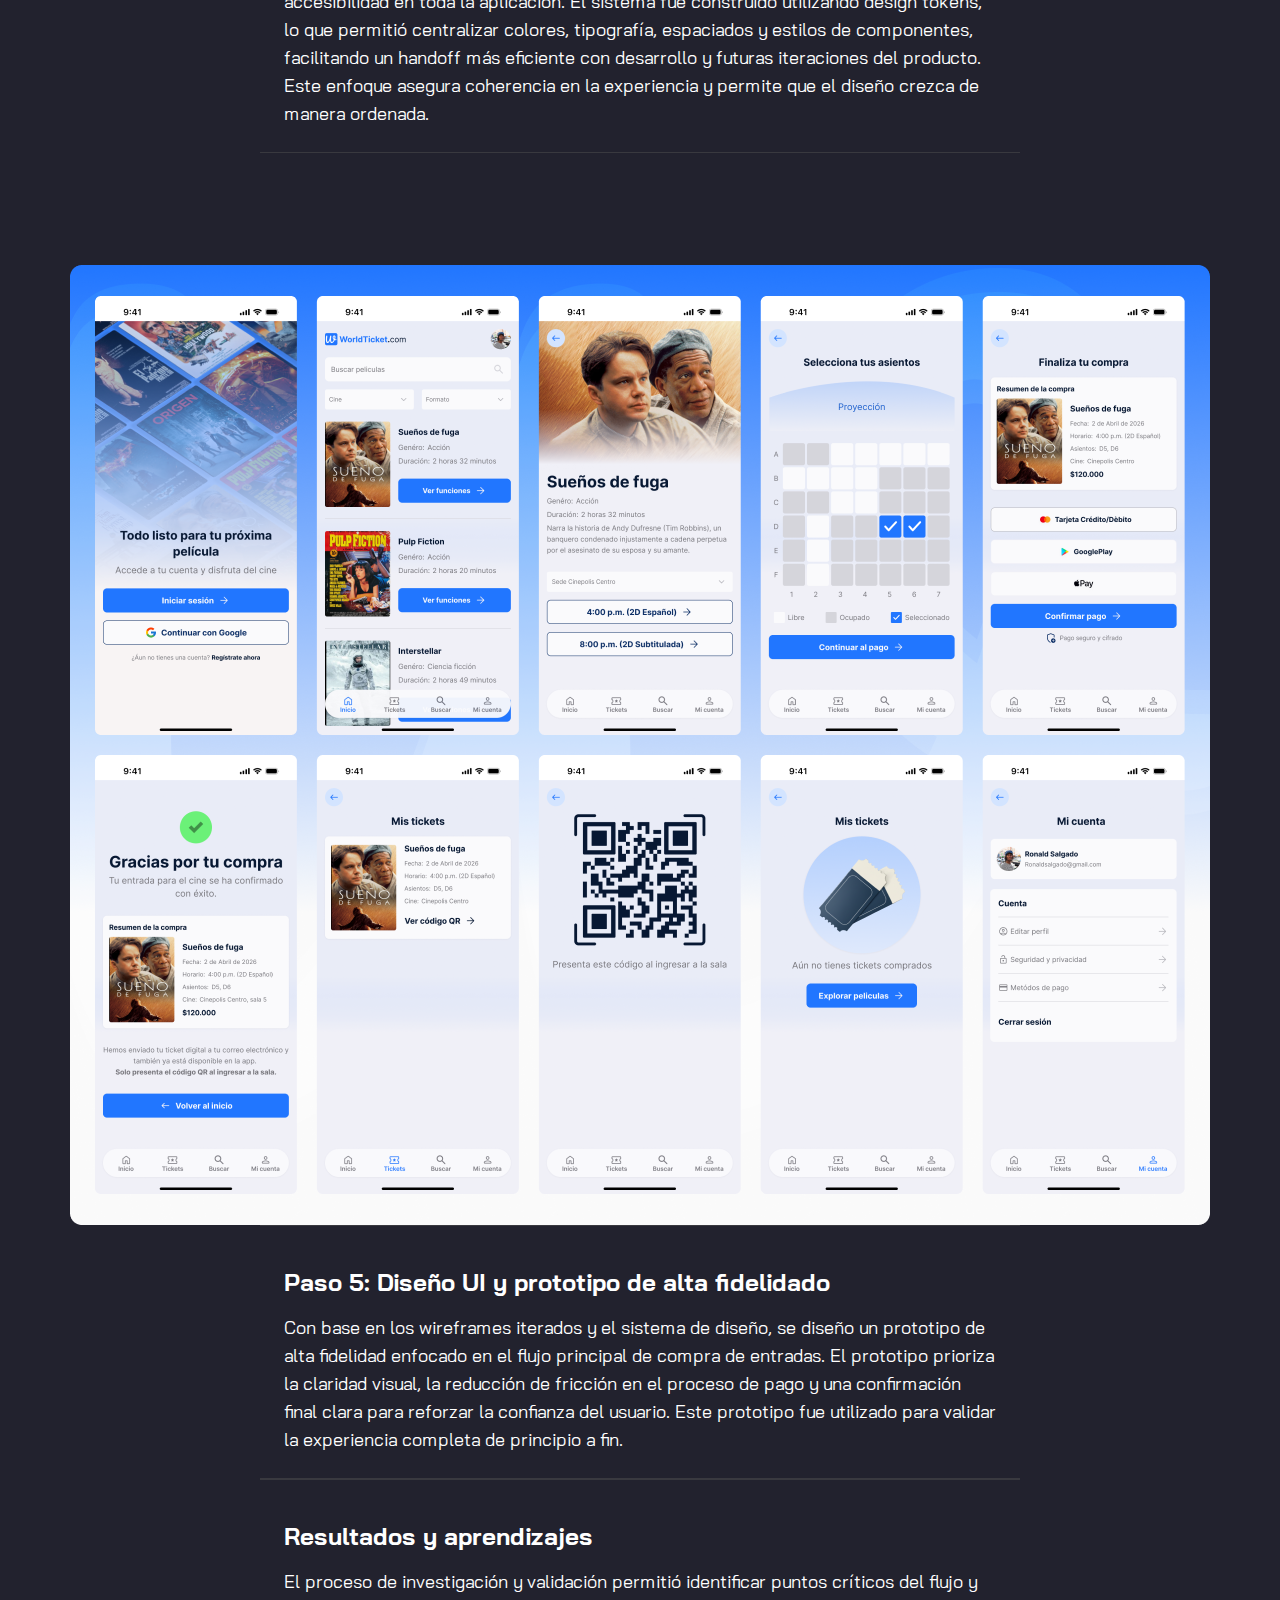
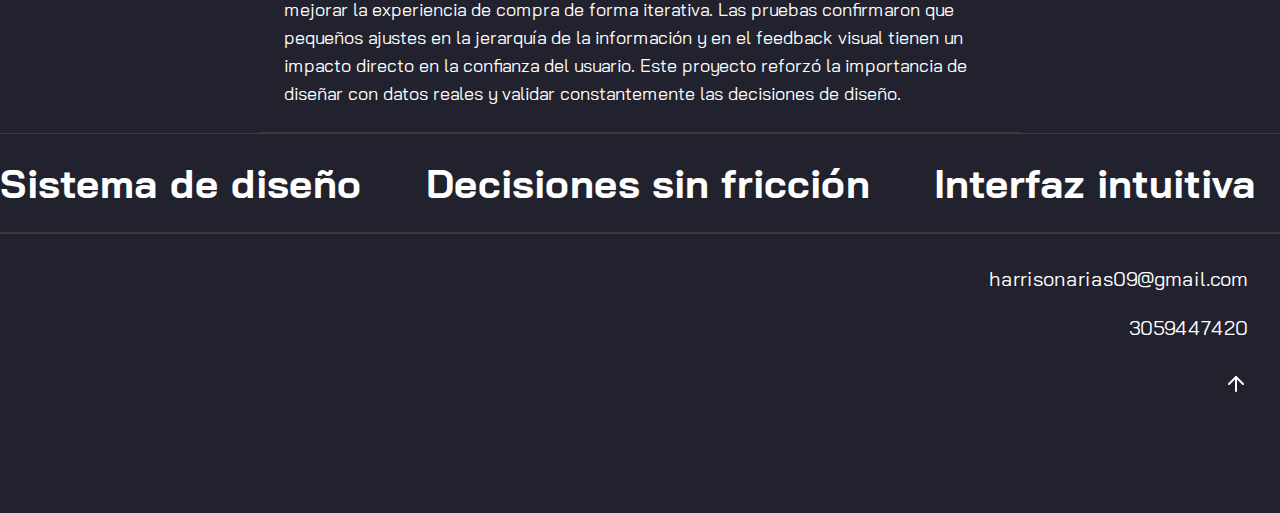
<file: proyecto3.html>
<!DOCTYPE html>
<html lang="es">
  <head>
    <meta charset="utf-8" />
    <meta name="keywords" content="diseñador ux ui, diseñador de interfaz" />
    <meta name="robots" content="index,follow" />
    <meta name="description" content="Diseñador UX UI Bogotá Colombia."/>
    <meta name="viewport" content="width=device-width, initial-scale=1.0">
    <title>Harrison Arias Diseñador UI</title>
    <link rel="stylesheet" type="text/css" href="estilos.css" />
    <link rel="icon" href="Assets/FAVICON.svg" type="image/svg+xml">
    <link rel="icon" href="Assets/FAVICON.png" type="image/png">
    <link href="https://fonts.googleapis.com/css2?family=Bai+Jamjuree:wght@400;500;600;700&display=swap" rel="stylesheet">
    <!-- Hotjar Tracking Code for Harrison Arias Diseñador UI -->
<script>
    (function(h,o,t,j,a,r){
        h.hj=h.hj||function(){(h.hj.q=h.hj.q||[]).push(arguments)};
        h._hjSettings={hjid:6524193,hjsv:6};
        a=o.getElementsByTagName('head')[0];
        r=o.createElement('script');r.async=1;
        r.src=t+h._hjSettings.hjid+j+h._hjSettings.hjsv;
        a.appendChild(r);
    })(window,document,'https://static.hotjar.com/c/hotjar-','.js?sv=');
</script>
  </head>

 <body>
<header class="main-header">
  <div class="container">
    <!-- Logo -->
    <div class="logo">
      <a href="index.html">
        <img src="./Assets/harrison-arias-diseñador-ui-logo.svg" alt="Logo Harrison Arias"/>
      </a>
    </div>

    <!-- Navegación -->
    <nav class="nav">
      <ul>
        <li><a href="proyectos.html">Proyectos</a></li>
        <li><a href="sobre-mi.html">Sobre mí</a></li>
      </ul>
      <a href="#footer" class="primary-button">Contacto</a>
    </nav>

    <!-- Botón hamburguesa -->
    <div class="hamburger" aria-label="Abrir menú" role="button" tabindex="0">
      <span></span>
      <span></span>
      <span></span>
    </div>
  </div>
</header>

<main>

  <section class="hero-project">
    <h1>Diseño de la app WorldTicket para compra de entradas de cine</h1>
    <img src="Assets/worldticket-cover.webp">
  </section>

   <section class="process-project">
<h2>Acerca del proyecto</h2>
<p>WorldTicket es un proyecto conceptual desarrollado como parte del Certificado Profesional de Google en UX Design. El objetivo fue diseñar una aplicación móvil que facilite la compra de entradas de cine mediante una experiencia clara, rápida y centrada en el usuario.</p>
<h2>Mi rol y responsabilidades</h2>
<p>En este proyecto me desempeñé como UX/UI Designer, encargándome de: Investigación de usuarios, definición del problema, diseño del flujo de usuario, creación de arquitectura de la información y prototipos, creación del sistema de diseño y pruebas de usabilidad e iteraciones de diseño.</p>
<h2>Objetivo del diseño</h2>
<p>Diseñar una aplicación móvil que permita comprar entradas de cine de forma simple, clara y confiable, reduciendo la fricción durante el flujo principal y mejorando la experiencia de pago.</p>
</section>

 <section class="hero-project">
     <img src="Assets/user-persona.png">
  </section>
  <section class="process-project">
<h2>Paso 1: Investigación de usuarios</h2>
<p>El proceso comenzó con entrevistas a usuarios, que permitieron identificar comportamientos, motivaciones y puntos de fricción al comprar entradas de cine en entornos digitales. A partir de estos hallazgos se creó un user persona, con el objetivo de mantener al usuario real como referencia durante todo el diseño.</p>
</section>


 <section class="hero-project">
     <img src="Assets/USER JOURNEY.png">
  </section>
     <section class="process-project">
<h2>Paso 2: Creación de user journey</h2>
<p>Posteriormente, se desarrolló un user journey para visualizar el recorrido completo del usuario, identificar momentos de fricción y oportunidades de mejora antes de diseñar soluciones.</p>
</section>

 <section class="hero-project">
     <img src="Assets/flow-1.png">
  </section>
     <section class="process-project">
<h2>Paso 3: Arquitectura de la información</h2>
<p>A partir de la investigación inicial, se creo un sitemap, un userflow y wireframes de baja fidelidad, estos wireframes se evaluaron mediante pruebas de usabilidad no moderadas por videollamada. Los resultados mostraron que los usuarios entendían fácilmente cómo iniciar la compra, pero presentaban fricción en la selección de asientos y el proceso de pago, además de necesitar mayor claridad antes y después de confirmar la compra. Con base en estos hallazgos, los wireframes se iteraron simplificando pasos, incorporando un resumen de compra previo al pago y reforzando la confirmación final. Estas mejoras fueron validadas en una segunda ronda de pruebas, confirmando un flujo más claro y confiable.</p>
</section>

 <section class="hero-project">
     <img src="Assets/design-tokens.png">
     <img src="Assets/design-system.png">
  </section>
     <section class="process-project">
<h2>Paso 4: Sistema de diseño</h2>
<p>Se creo un sistema de diseño escalable para garantizar consistencia visual, claridad y accesibilidad en toda la aplicación.
El sistema fue construido utilizando design tokens, lo que permitió centralizar colores, tipografía, espaciados y estilos de componentes, facilitando un handoff más eficiente con desarrollo y futuras iteraciones del producto. Este enfoque asegura coherencia en la experiencia y permite que el diseño crezca de manera ordenada.</p>
</section>

 <section class="hero-project">
     <img src="Assets/ui-design.png">
  </section>
     <section class="process-project">
<h2>Paso 5: Diseño UI y prototipo de alta fidelidado</h2>
<p>Con base en los wireframes iterados y el sistema de diseño, se diseño un prototipo de alta fidelidad enfocado en el flujo principal de compra de entradas.
El prototipo prioriza la claridad visual, la reducción de fricción en el proceso de pago y una confirmación final clara para reforzar la confianza del usuario.
Este prototipo fue utilizado para validar la experiencia completa de principio a fin.</p>
</section>

     <section class="process-project">
<h2>Resultados y aprendizajes</h2>
<p>El proceso de investigación y validación permitió identificar puntos críticos del flujo y mejorar la experiencia de compra de forma iterativa.
Las pruebas confirmaron que pequeños ajustes en la jerarquía de la información y en el feedback visual tienen un impacto directo en la confianza del usuario.
Este proyecto reforzó la importancia de diseñar con datos reales y validar constantemente las decisiones de diseño.</p>
</section>



  <section class="carrousel-text">
  <div class="carrousel-track">
    <h2>Sistema de diseño</h2>
    <h2>Decisiones sin fricción</h2>
    <h2>Interfaz intuitiva</h2>
    <h2>Iteración continua</h2>

    <!-- Duplicamos para que el carrusel sea infinito -->
    <h2>Sistema de diseño</h2>
    <h2>Decisiones sin fricción</h2>
    <h2>Interfaz intuitiva</h2>
    <h2>Iteración continua</h2>
  </div>
</section>
</main>

<footer id="footer" class="footer">
  <div class="footer-content">
    <a href="mailto:harrisonarias09@gmail.com" class="footer-link">harrisonarias09@gmail.com</a>
    <a href="https://wa.me/573059447420" target="_blank" class="footer-link">3059447420</a>
  </div>

<div class="footer-arrow">
  <a href="#top" aria-label="Volver arriba">
    <svg xmlns="http://www.w3.org/2000/svg" width="24" height="24" 
         viewBox="0 0 24 24" fill="none" stroke="currentColor" 
         stroke-width="2" stroke-linecap="round" stroke-linejoin="round">
      <line x1="12" y1="19" x2="12" y2="5"></line>
      <polyline points="5 12 12 5 19 12"></polyline>
    </svg>
  </a>
</div>
</footer>

<script src="main.js"></script>
</body>
</file>
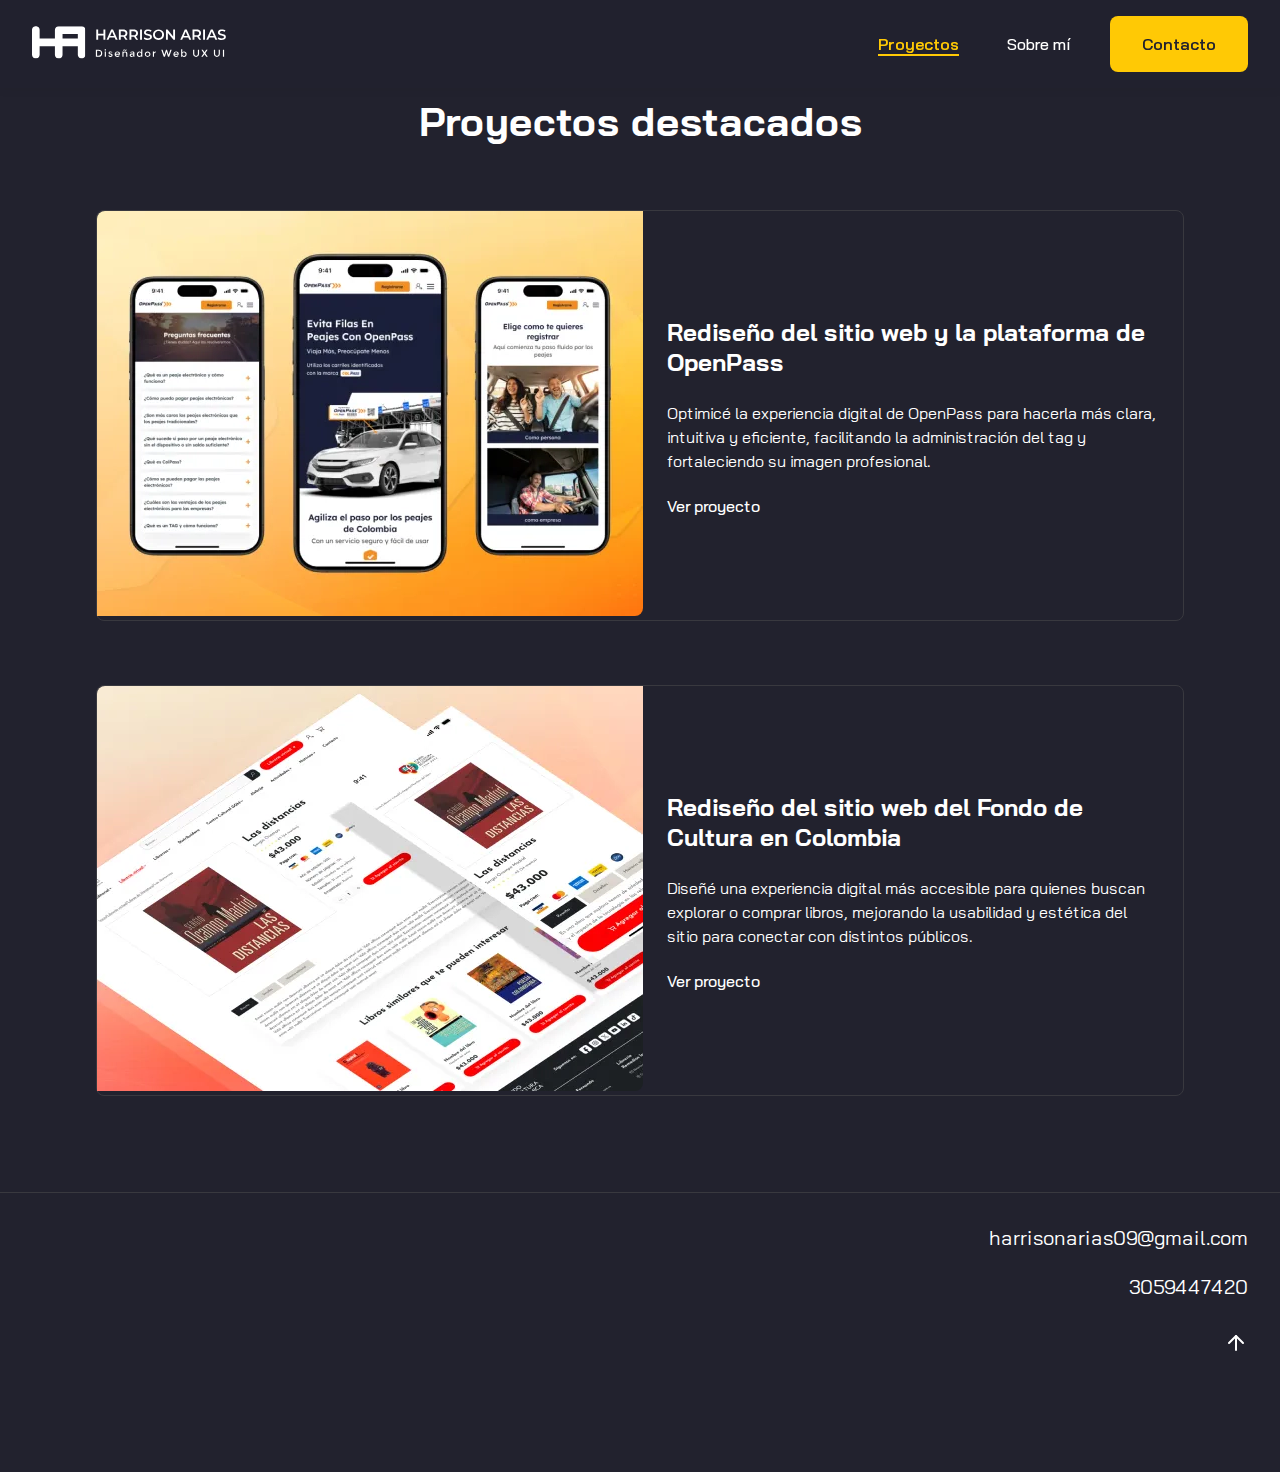
<file: proyectos.html>
<!DOCTYPE html>
<html lang="es">
  <head>
    <meta charset="utf-8" />
    <meta name="keywords" content="diseñador ux ui, diseñador de interfaz" />
    <meta name="robots" content="index,follow" />
    <meta name="description" content="Diseñador UX UI Bogotá Colombia."/>
    <meta name="viewport" content="width=device-width, initial-scale=1.0">
    <title>Harrison Arias Diseñador UI</title>
    <link rel="stylesheet" type="text/css" href="estilos.css" />
    <link rel="icon" href="Assets/FAVICON.svg" type="image/svg+xml">
    <link rel="icon" href="Assets/FAVICON.png" type="image/png">
    <link href="https://fonts.googleapis.com/css2?family=Bai+Jamjuree:wght@400;500;600;700&display=swap" rel="stylesheet">
    <!-- Hotjar Tracking Code for Harrison Arias Diseñador UI -->
<script>
    (function(h,o,t,j,a,r){
        h.hj=h.hj||function(){(h.hj.q=h.hj.q||[]).push(arguments)};
        h._hjSettings={hjid:6524193,hjsv:6};
        a=o.getElementsByTagName('head')[0];
        r=o.createElement('script');r.async=1;
        r.src=t+h._hjSettings.hjid+j+h._hjSettings.hjsv;
        a.appendChild(r);
    })(window,document,'https://static.hotjar.com/c/hotjar-','.js?sv=');
</script>
  </head>

 <body>
<header class="main-header">
  <div class="container">
    <!-- Logo -->
    <div class="logo">
      <a href="index.html">
        <img src="./Assets/harrison-arias-diseñador-ui-logo.svg" alt="Logo Harrison Arias"/>
      </a>
    </div>

    <!-- Navegación -->
    <nav class="nav">
      <ul>
        <li><a href="proyectos.html" class="active">Proyectos</a></li>
        <li><a href="sobre-mi.html">Sobre mí</a></li>
      </ul>
      <a href="#footer" class="primary-button">Contacto</a>
    </nav>

    <!-- Botón hamburguesa -->
    <div class="hamburger" aria-label="Abrir menú" role="button" tabindex="0">
      <span></span>
      <span></span>
      <span></span>
    </div>
  </div>
</header>



<main>
  <section id="projects"class="projects">
<h2 class="xl">Proyectos destacados</h2>
<div class="projects-home">
    <div class="card-project-home">
        <img src="Assets/card-project-01.webp" alt="diseño de interfaz de usuario">
    </div>
    <div class="card-project-home-content">
        <h2>Rediseño del sitio web y la plataforma de OpenPass</h2>
        <p>Optimicé la experiencia digital de OpenPass para hacerla más clara, intuitiva y eficiente, facilitando la administración del tag y fortaleciendo su imagen profesional.</p>
        <a href="proyecto1.html" class="secondary-button">Ver proyecto</a>
    </div>
</div>

<div class="projects-home">
    <div class="card-project-home">
        <img src="Assets/card-project-02.webp" alt="diseño de interfaz de usuario">
    </div>
    <div class="card-project-home-content">
        <h2>Rediseño del sitio web del Fondo de Cultura en Colombia</h2>
        <p>Diseñé una experiencia digital más accesible para quienes buscan explorar o comprar libros, mejorando la usabilidad y estética del sitio para conectar con distintos públicos.</p>
        <a href="proyecto2.html" class="secondary-button">Ver proyecto</a>
    </div>
</div>
</section>
</main>

<footer id="footer" class="footer">
  <div class="footer-content">
    <a href="mailto:harrisonarias09@gmail.com" class="footer-link">harrisonarias09@gmail.com</a>
    <a href="https://wa.me/573059447420" target="_blank" class="footer-link">3059447420</a>
  </div>

<div class="footer-arrow">
  <a href="#top" aria-label="Volver arriba">
    <svg xmlns="http://www.w3.org/2000/svg" width="24" height="24" 
         viewBox="0 0 24 24" fill="none" stroke="currentColor" 
         stroke-width="2" stroke-linecap="round" stroke-linejoin="round">
      <line x1="12" y1="19" x2="12" y2="5"></line>
      <polyline points="5 12 12 5 19 12"></polyline>
    </svg>
  </a>
</div>
</footer>

<script src="main.js"></script>

</body>
</file>
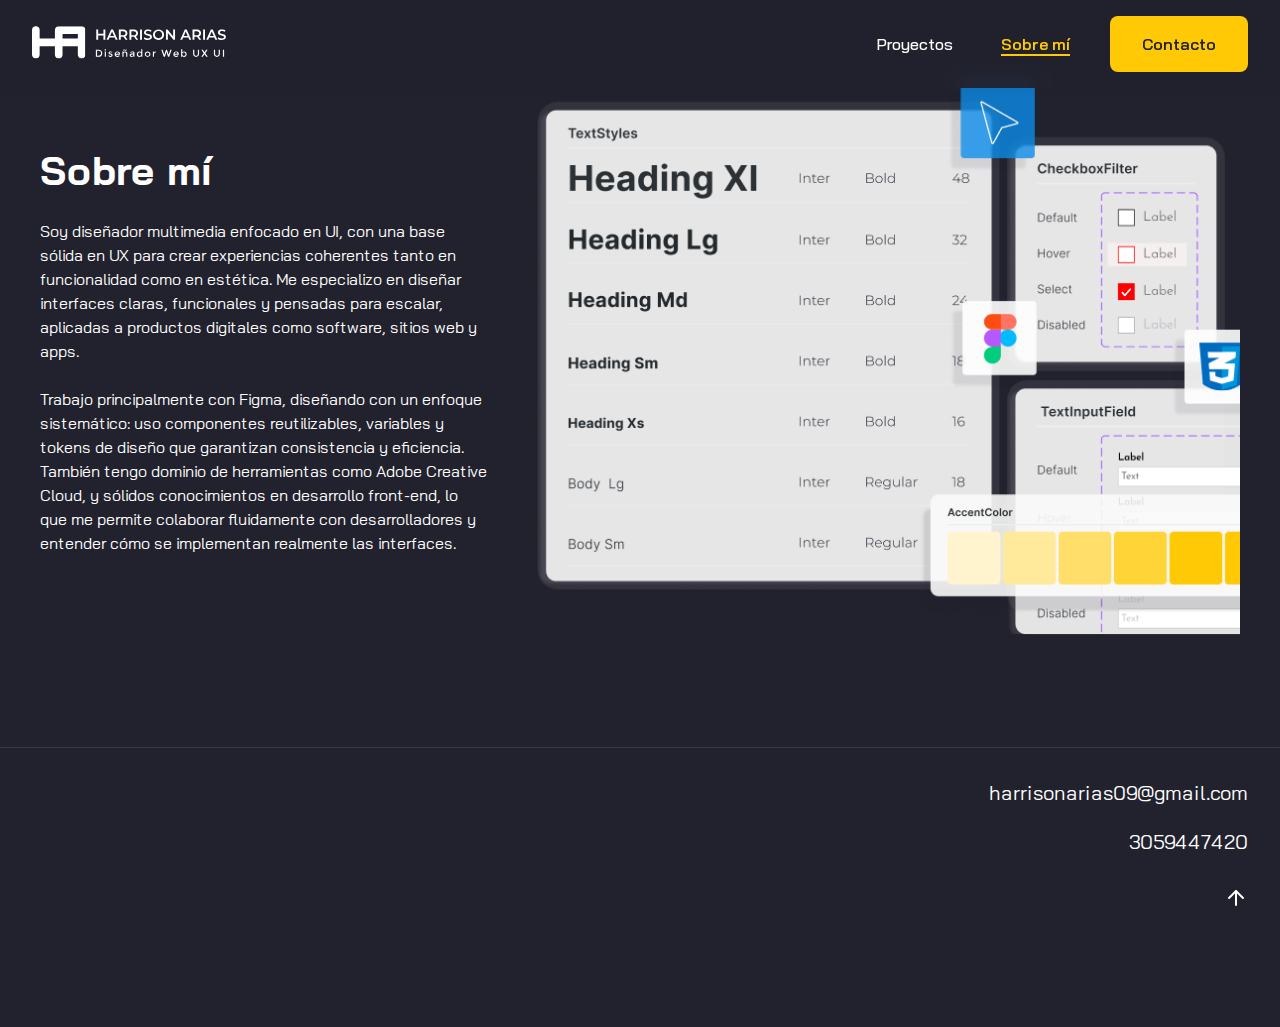
<file: sobre-mi.html>
<!DOCTYPE html>
<html lang="es">
  <head>
    <meta charset="utf-8" />
    <meta name="keywords" content="diseñador ux ui, diseñador de interfaz" />
    <meta name="robots" content="index,follow" />
    <meta name="description"content="Diseñador UX UI Bogotá Colombia."/>
    <meta name="viewport" content="width=device-width, initial-scale=1.0">
    <title>Harrison Arias Diseñador UI</title>
    <link rel="stylesheet" type="text/css" href="estilos.css" />
    <link rel="icon" href="Assets/FAVICON.svg" type="image/svg+xml">
    <link rel="icon" href="Assets/FAVICON.png" type="image/png">
    <link href="https://fonts.googleapis.com/css2?family=Bai+Jamjuree:wght@400;500;600;700&display=swap" rel="stylesheet">
    <!-- Hotjar Tracking Code for Harrison Arias Diseñador UI -->
<script>
    (function(h,o,t,j,a,r){
        h.hj=h.hj||function(){(h.hj.q=h.hj.q||[]).push(arguments)};
        h._hjSettings={hjid:6524193,hjsv:6};
        a=o.getElementsByTagName('head')[0];
        r=o.createElement('script');r.async=1;
        r.src=t+h._hjSettings.hjid+j+h._hjSettings.hjsv;
        a.appendChild(r);
    })(window,document,'https://static.hotjar.com/c/hotjar-','.js?sv=');
</script>
  </head>

 <body>
<header class="main-header">
  <div class="container">
    <!-- Logo -->
    <div class="logo">
      <a href="index.html">
        <img src="./Assets/harrison-arias-diseñador-ui-logo.svg" alt="Logo Harrison Arias"/>
      </a>
    </div>

    <!-- Navegación -->
    <nav class="nav">
      <ul>
        <li><a href="proyectos.html">Proyectos</a></li>
        <li><a href="sobre-mi.html" class="active">Sobre mí</a></li>
      </ul>
      <a href="#footer" class="primary-button">Contacto</a>
    </nav>

    <!-- Botón hamburguesa -->
    <div class="hamburger" aria-label="Abrir menú" role="button" tabindex="0">
      <span></span>
      <span></span>
      <span></span>
    </div>
  </div>
</header>



<main>
<section id="sobre-mi" class="sobre-mi">
  <div class="sobre-mi-container">
    <div class="sobre-mi-content">
      <h2>Sobre mí</h2>
      <p>
        Soy diseñador multimedia enfocado en UI, con una base sólida en UX para
        crear experiencias coherentes tanto en funcionalidad como en estética. 
        Me especializo en diseñar interfaces claras, funcionales y pensadas 
        para escalar, aplicadas a productos digitales como software, sitios web 
        y apps.<br><br>
        Trabajo principalmente con Figma, diseñando con un enfoque sistemático: 
        uso componentes reutilizables, variables y tokens de diseño que 
        garantizan consistencia y eficiencia. También tengo dominio de 
        herramientas como Adobe Creative Cloud, y sólidos conocimientos en 
        desarrollo front-end, lo que me permite colaborar fluidamente con 
        desarrolladores y entender cómo se implementan realmente las interfaces.
      </p>
    </div>
    <img src="Assets/ui-elements.png" alt="elementos de interfaz de usuario">
  </div>
</section>
</main>

<footer id="footer" class="footer">
  <div class="footer-content">
    <a href="mailto:harrisonarias09@gmail.com" class="footer-link">harrisonarias09@gmail.com</a>
    <a href="https://wa.me/573059447420" target="_blank" class="footer-link">3059447420</a>
  </div>

<div class="footer-arrow">
  <a href="#top" aria-label="Volver arriba">
    <svg xmlns="http://www.w3.org/2000/svg" width="24" height="24" 
         viewBox="0 0 24 24" fill="none" stroke="currentColor" 
         stroke-width="2" stroke-linecap="round" stroke-linejoin="round">
      <line x1="12" y1="19" x2="12" y2="5"></line>
      <polyline points="5 12 12 5 19 12"></polyline>
    </svg>
  </a>
</div>
</footer>

<script src="main.js"></script>

</body>
</file>
<file: estilos.css>
* {
  box-sizing: border-box;
  margin: 0;
  padding: 0;
}

html {
  scroll-behavior: smooth;
}

/*scrollbar */
/* Cambiar el ancho de la scrollbar */
::-webkit-scrollbar {
  width: 8px; /* ancho vertical */
  height: 8px; /* alto horizontal */
}

/* Fondo de la barra */
::-webkit-scrollbar-track {
  background: var(--placeholder-color); /* color del track */
}

/* Color de la "thumb" (parte que se mueve) */
::-webkit-scrollbar-thumb {
  background:var(--accent-color); /* color de la barra */
  border-radius: 5px; /* esquinas redondeadas */
}

/* Hover en la thumb */
::-webkit-scrollbar-thumb:hover {
  background: var(--accent-color);
}

:root {

  --heading-2xl: 3.5rem;     /* 56px */
  --heading-xl: 2.5rem;        /* 40px */
  --heading-l: 2rem;         /* 32px */
  --heading-m: 1.5rem;       /* 24px */
  --heading-s: 1.25rem;      /* 20px */
  --heading-xs: 1rem;        /* 16px */
  --body-xl: 2rem;           /* 32px */
  --body-l: 1.25rem;         /* 20px */
  --body-m: 1.125rem;        /* 18px */
  --body-s: 1rem;            /* 16px */
  --button: 1rem;            /* 16px */
  --second-button: 0.875rem; /* 14px */

  --line-height-2xl:4rem;   /* 64px */
  --line-height-xl: 3.5rem;      /* 56px */
  --line-height-l: 2.5rem;       /* 40px */
  --line-height-m: 2rem;    /* 32px */
  --line-height-s: 1.75rem;   /* 28px */
  --line-height-xs: 1.5rem;      /* 24px */

  --line-height-body-l: 1.75rem;   /* 28px */
  --line-height-body-m: 1.6rem;    /* 26px */
  --line-height-body-s: 1.5rem;   /* 24px */
  --line-height-button: 1.5rem;   /* 24px */
  --line-height-second-button: 1.125rem; /* 18px */

  --surface-page-primary: #22222E;
  --text-color: #ffffff;
  --accent-color: #FFC905;
  --placeholder-color:#b3b3b3;
  --border-color:#39393F;

  --space-4: 0.25rem;  /* 4px */
  --space-8: 0.5rem;   /* 8px */
  --space-16: 1rem;    /* 16px */
  --space-24: 1.5rem;  /* 24px */
  --space-32: 2rem;    /* 32px */
  --space-64: 4rem;    /* 64px */
  --space-96: 6rem;    /* 96px */
  --space-112: 7rem;    /* 112px */

  --radius-xs: 2px;
  --radius-s: 4px;  
  --radius-m: 8px;  
  --radius-l: 12px;  
  --radius-xl: 16px; 
  --radius-2xl: 24px; 
  --radius-round: 9999px; 


  --font-main: 'Bai Jamjuree', sans-serif;
}

body {
  font-family: var(--font-main);
  background-color: var(--surface-page-primary);
}

.nav ul li a.active {
  color: var(--accent-color); 
  font-weight: 600;
  border-bottom: 2px solid var(--accent-color); 
}


/* Headings */
.h-2xl {
  font-size: var(--heading-2xl);
  line-height: var(--line-height-2xl);
  font-weight: 700;
  color: var(--text-color);
}

.h-xl {
  font-size: var(--heading-xl);
  line-height: var(--line-height-xl);
  font-weight: 600;
  color: var(--text-color);
}

.h-l {
  font-size: var(--heading-l);
  line-height: var(--line-height-l);
  font-weight: 600;
  color: var(--text-color);
}

.h-m {
  font-size: var(--heading-m);
  line-height: var(--line-height-m);
  font-weight: 500;
  color: var(--text-color);
}

.h-s {
  font-size: var(--heading-s);
  line-height: var(--line-height-s);
  font-weight: 500;
  color: var(--text-color);
}

.h-xs {
  font-size: var(--heading-xs);
  line-height: var(--line-height-xs);
  font-weight: 500;
  color: var(--text-color);
}

/* Body text */
.body-xl {
  font-size: var(--body-xl);
  line-height: var(--line-height-l);
  font-weight: 400;
  color: var(--text-color);
}

.body-l {
  font-size: var(--body-l);
  line-height: var(--line-height-body-l);
  font-weight: 400;
  color: var(--text-color);
}

.body-m {
  font-size: var(--body-m);
  line-height: var(--line-height-body-m);
  font-weight: 400;
  color: var(--text-color);
}

.body-s {
  font-size: var(--body-s);
  line-height: var(--line-height-body-s);
  font-weight: 400;
  color: var(--text-color);
}

/* Buttons */
.primary-button {
  font-family: var(--font-main);
  font-size: var(--button);
  line-height: var(--line-height-button);
  color: var(--surface-page-primary);
  background-color: var(--accent-color);
  padding: var(--space-16) var(--space-32);
  font-weight: 600;
  border: none;
  cursor: pointer;
  transition: all 0.3s ease;
  border-radius: var(--radius-m);
}

.primary-button:hover {
  color: var(--accent-color);
  background-color: var(--surface-page-primary);
  border: 1px solid var(--accent-color);
}


.secondary-button {
  font-family: var(--font-main);
  font-size: var(--button);
  line-height: var(--line-height-second-button);
  font-weight: 500;
  color: var(--text-color);
  background-color: var(--surface-page-primary);
  border: none;
  cursor: pointer;
  transition: all 0.3s ease;
}

.secondary-button:hover {
 color: var(--accent-color);
}

/*Header*/
.main-header {
  position: fixed;
  top: 0;
  left: 0;
  background-color:rgba(34, 34, 46, 0.8);
  backdrop-filter: blur(10px);
  -webkit-backdrop-filter: blur(10px);
  box-shadow: 0 2px 10px rgba(0, 0, 0, 0.05);
  width: 100%;
  z-index: 1000;
}

.main-header .container {
  display: flex;
  justify-content: space-between;
  align-items: center;
  padding: var(--space-16) var(--space-32);
  width: 100%;
}

.main-header .nav {
  display: flex;
  align-items: center;
  gap: var(--space-24);
  flex: 0 0 auto;      
}

.main-header .nav ul {
  display: flex;
  gap: var(--space-16);
  list-style: none;
  margin: 0;
  padding: 0;
}

.logo img {
  height: 35px;
}

.nav {
  flex: 1;
  display: flex;
  justify-content: center;
}

.nav ul {
  list-style: none;
  display: flex;
  gap: var(--space-32);
}

.nav li {
  padding: var(--space-16);
}

.nav a {
  text-decoration: none;
  color: var(--text-color);
  font-weight: 500;
}

.nav a:hover {
  color: var(--accent-color);
  text-decoration: underline;
}

.hero {
    display: flex;
    justify-content: center;
    align-items: center;
    flex-direction: column;
    padding-top: var(--space-112);
    padding-bottom: var(--space-64);
    gap: var(--space-24);
}

.hero p {
    text-align: center;
}

.accent-text {
  color: var(--accent-color);
}


/*HOME*//*HOME*//*HOME*//*HOME*//*HOME*//*HOME*//*HOME*//*HOME*/

/*Carusel Home*/
.carousel {
  position: sticky;
  top: 0;
  left: 0;
  width: 100%;
  overflow: hidden;
  z-index: 1;
}

.carousel-inner {
  display: flex;
  animation: slide 20s linear infinite;
}

/* En móvil (pantallas menores a 768px) */
@media (max-width: 768px) {
  .carousel-inner {
    animation: slide 8s linear infinite; /* Más rápido en móvil */
  }
}

.carousel-inner img {
  flex: 0 0 auto;
  width: 100%;
  max-width: 420px; 
  margin-right: var(--space-16);
  border-radius:var(--radius-m);
}

@media (max-width: 768px) {
  .carousel-inner img {
    max-width: 200px; /* Reduce el tamaño en móvil */
  }
}

/* Animación infinita */
@keyframes slide {
  from {
    transform: translateX(0);
  }
  to {
    transform: translateX(-66.6%); /* Solo hasta la mitad (porque duplicamos las imágenes) */
  }
}



/*Cards proyectos Home*/

.projects { 
   background-color: var(--surface-page-primary);
   display: flex;
   flex-direction: column;
   justify-content: center;
   align-items: center;
   margin: 0 auto;
   gap: var(--space-64);
   padding: var(--space-96);
   position: relative;
   z-index: 2;
}

.projects h2 {
    color: var(--text-color);
    font-size: var(--heading-xl);
}
.projects-home {
    display: flex;
    justify-content: center;
    align-items: center;
    margin: 0 auto;
    max-width: 1200px;
    border: 1px solid var(--border-color);
    border-radius:var(--radius-m);
    gap: var(--space-24);
}

.card-project-home img{
  border-radius:var(--radius-m) 0px;
 } 

.card-project-home-content {
    display: flex;
    flex-direction: column;
    align-items: flex-start;
    gap: var(--space-24);
    padding-right: var(--space-24);
}

.card-project-home-content a {
    display: flex;
    flex-direction: column;
    align-items: flex-start;
    gap: var(--space-24);
    padding-right: var(--space-24);
    text-decoration: none;
}

.card-project-home-content h2{
    font-size: var(--heading-m);
    color: var(--text-color);
}

.card-project-home-content p{
    font-size: var(--body-s);
    line-height: var(--line-height-body-s);
    color: var(--text-color);
}

/*Seccion sobre mi Home*/

.sobre-mi {
  position: relative;
  z-index: 3;
  width: 100%;
  background-color: var(--surface-page-primary); /* ocupa todo el ancho */
  padding: var(--space-64) 0 var(--space-112) 0; /* arriba y abajo */
}

.sobre-mi-container {
  display: flex;
  justify-content: space-between;
  align-items: center;
  max-width: 1200px;   /* ancho del contenido */
  margin: 0 auto;      /* centra dentro de la sección */
  gap: var(--space-32);
}

.sobre-mi-content {
  display: flex;
  flex-direction: column;
  gap: var(--space-24); /* espacio entre h2 y p */
  flex: 1;
  max-width: 50%;       /* que no se coma todo el ancho */
}

.sobre-mi h2 {
  font-size: var(--heading-xl);
  color: var(--text-color);
}

.sobre-mi p {
  font-size: var(--body-s);
  line-height: var(--line-height-body-s);
  color: var(--text-color);
}

.sobre-mi img {
  max-width: 60%;      
  height: auto;
}


/*Carrusel palabras home*/

.carrousel-text {
  display: flex;
  align-items: center;
  background-color: var(--surface-page-primary);
  border-top: 1px solid var(--border-color);
  border-bottom: 1px solid var(--border-color);
  width: 100%;
  overflow: hidden;
  padding: var(--space-24) 0;
  margin: 0 auto;
}

.carrousel-track {
  display: flex;
  gap: var(--space-64); /* espacio entre palabras */
  animation: scrollText 15s linear infinite;
}

.carrousel-text h2 {
  font-size: var(--heading-xl);
  color: var(--text-color);
  white-space: nowrap; /* evita que se rompa en varias líneas */
}

/* Animación */
@keyframes scrollText {
  from {
    transform: translateX(0);
  }
  to {
    transform: translateX(-50%); /* mueve la mitad, porque duplicamos el contenido */
  }
}

/*Footer*/

.footer {
  background-color: var(--surface-page-primary);
  padding: var(--space-32);
  border-top: 1px solid var(--border-color);
  display: flex;
  flex-direction: column;
  align-items: flex-end;
  gap: var(--space-16);
  padding-bottom: var(--space-112);
}

.footer-content {
  display: flex;
  flex-direction: column;
  align-items: flex-end;
  gap: var(--space-24);
}

.footer-link {
  color: var(--text-color);
  text-decoration: none;
  font-size: var(--body-s);
  transition: color 0.3s ease;
}

.footer-link:hover {
  color: var(--accent-color);
}

.footer-arrow {
  margin-top: var(--space-16);
}

.footer-arrow a {
  color: var(--text-color);
  font-size: 2rem;
  text-decoration: none;
  transition: transform 0.3s ease;
}

.footer a {
  font-size: var(--body-l);
}
.footer-arrow a:hover {
  transform: translateY(-5px); /* se levanta un poquito al hacer hover */
}


/*PROJECTS*//*PROJECTS*//*PROJECTS*//*PROJECTS*//*PROJECTS*//*PROJECTS*//*PROJECTS*//*PROJECTS*//*PROJECTS*/

.hero-project{
  display: flex;
  flex-direction: column;
  align-items: center;
  justify-content: center;
  margin: 0 auto;
  padding: var(--space-112);
  gap: var(--space-64);
}

.hero-project h1{
  color: var(--text-color);
  font-size: var(--heading-xl);
}

.hero-project img{
  border-radius: var(--radius-m);
}

.process-project {
  display: flex;
  flex-direction: column;
  flex-wrap: wrap;
  justify-content: flex-start;
  margin: 0 auto;
  padding: var(--space-24) var(--space-24);
  max-width: 760px;
  border-top: 1px solid var(--border-color);
  border-bottom: 1px solid var(--border-color);
}

.process-project h2{
  color: var(--text-color);
  font-size: var(--heading-m);
  line-height: var(--line-height-2xl);
}

.process-project p{
  color: var(--text-color);
  font-size: var(--body-m);
  line-height: var(--line-height-body-l);
}



/* 📱 Responsive para hero de proyectos */
@media (max-width: 768px) {
  .hero-project {
    padding: var(--space-48) var(--space-24);
    gap: var(--space-32);
    text-align: center;
    margin-top: var(--space-64);
  }

  .hero-project h1 {
    font-size: var(--heading-l); /* más pequeño que en desktop */
    line-height: var(--line-height-xl);
  }

  .hero-project img {
    width: 100%;
    height: auto;
  }

  .process-project {
    padding: var(--space-32) var(--space-24);
    max-width: 90%;

  }

  .process-project h2 {
    font-size: var(--heading-s);
    line-height: var(--line-height-l);
    margin-top: var(--space-16);
  }

  .process-project p {
    font-size: var(--body-s);
    line-height: var(--line-height-body-s);
  }
}

/* Extra small (celulares muy pequeños) */
@media (max-width: 480px) {
  .hero-project {
    padding: var(--space-32) var(--space-16);
    gap: var(--space-24);
  }

  .hero-project h1 {
    font-size: var(--heading-m);
    line-height: var(--line-height-l);
  }

  .process-project {
    padding: var(--space-12);
  }
}


/*GALERIA GRIDS*/

.galeria {
  display: grid;
  grid-template-columns: repeat(3, 1fr); /* 3 columnas */
  gap: var(--space-24);
  max-width: 1200px;
  margin: 0 auto;
  padding: var(--space-64) var(--space-24);
  padding-bottom: var(--space-96);
}

.galeria-item {
  border-radius: var(--radius-m);
  overflow: hidden;
}

.galeria-item img {
  width: 100%;
  height: auto;
  display: block;
  object-fit: cover;
  border-radius: var(--radius-m);
}


/* ============================= */
/*   MENÚ HAMBURGUESA RESPONSIVE */
/* ============================= */
.hamburger {
  display: none;
  flex-direction: column;
  cursor: pointer;
  gap: 5px;
}

.hamburger span {
  width: 25px;
  height: 3px;
  background-color: var(--text-color);
  border-radius: var(--radius-s);
  transition: 0.3s ease;
}

/* Estado abierto (animación de la X) */
.hamburger.active span:nth-child(1) {
  transform: rotate(45deg) translate(5px, 5px);
}
.hamburger.active span:nth-child(2) {
  opacity: 0;
}
.hamburger.active span:nth-child(3) {
  transform: rotate(-45deg) translate(6px, -6px);
}

/* ============================= */
/*   MEDIA QUERIES RESPONSIVE    */
/* ============================= */
@media (max-width: 768px) {
  .main-header .container {
    justify-content: space-between;
  }

  .nav {
    position: fixed;
    top: 70px;
    right: -100%;
    width: 70%;
    height: 100vh;
    background-color: var(--surface-page-primary);
    flex-direction: column;
    justify-content: flex-start;
    align-items: flex-start;
    padding: var(--space-32);
    transition: right 0.3s ease;
    gap: var(--space-32);
  }

  .nav ul {
    flex-direction: column;
    gap: var(--space-24);
  }

  .nav.open {
    right: 0;
  }

  .hamburger {
    display: flex;
  }

  /* Ajustes de hero */
  .hero {
    padding: var(--space-96) var(--space-16);
    text-align: center;
  }

  /* Ajustes proyectos */
  .projects-home {
    flex-direction: column;
    padding: var(--space-24);
  }
  .card-project-home img {
    width: 100%;
  }

  /* Ajustes sobre mí */
  .sobre-mi-container {
    flex-direction: column;
    text-align: center;
  }
  .sobre-mi-content {
    max-width: 100%;
  }
  .sobre-mi img {
    max-width: 100%;
  }

  /* Galería */
  .galeria {
    grid-template-columns: repeat(1, 1fr);
  }
}

@media (max-width: 1024px) {
  .galeria {
    grid-template-columns: repeat(2, 1fr);
  }
}

/* Responsive Projects */
@media (max-width: 768px) {
  .projects {
    padding: var(--space-64) var(--space-24);
    gap: var(--space-32); 
  }

  .projects-home {
    flex-direction: column;
    align-items: stretch;
    max-width: 100%;      
    width: 100%;
    border: none; 
    padding: 0px;       
  }

  .card-project-home {
    width: 100%; 
  }

  .card-project-home img {
    width: 100%;
    height: auto;
    border-radius: var(--radius-m) var(--radius-m) 0 0;
  }

  .card-project-home-content {
    padding: 0px;
    align-items: flex-start;
    text-align: left;
  }

  .card-project-home-content h2,
  .card-project-home-content p {
    text-align: left;
  }
}

/* Responsive Sobre mí */
@media (max-width: 768px) {
  .sobre-mi {
    flex-direction: column;   
    align-items: center;
    padding: var(--space-32) var(--space-24);
    margin-top: var(--space-64);
  }

  .sobre-mi-content {
    max-width: 100%;   
    gap: var(--space-16);
  }

  .sobre-mi-content h2 {
    text-align:initial; 
  }

  .sobre-mi-content p {
    text-align:initial; 
  }

  .sobre-mi img {
    max-width: 100%; 
    margin-top: var(--space-24);
  }
}

/*BUTTON HEADER*/
.primary-button,
a.primary-button {
  font-family: var(--font-main);
  font-size: var(--button);
  line-height: var(--line-height-button);
  color: var(--surface-page-primary);
  background-color: var(--accent-color);
  padding: var(--space-16) var(--space-32);
  font-weight: 600;
  border: none;
  cursor: pointer;
  transition: all 0.3s ease;
  border-radius: var(--radius-m);
  display: inline-block;
}

.primary-button:hover,
a.primary-button:hover {
  color: var(--accent-color);
  background-color: var(--surface-page-primary);
  border: 1px solid var(--accent-color);
  text-decoration: none;
}

.copy {
  margin: 0 auto;
  justify-content: center;
  align-items: center;
  padding-bottom: var(--space-64);
}

.copy p {
  font-size: var(--body-s);
  color: var(--placeholder-color);
  text-align: center;
}

.hero-project p {
  font-size: var(--body-s);
  color: var(--placeholder-color);
  text-align: center;
  }

  .hero-project {
  gap: var(--space-16);
  padding-bottom: var(--space-48);
  }
</file>
